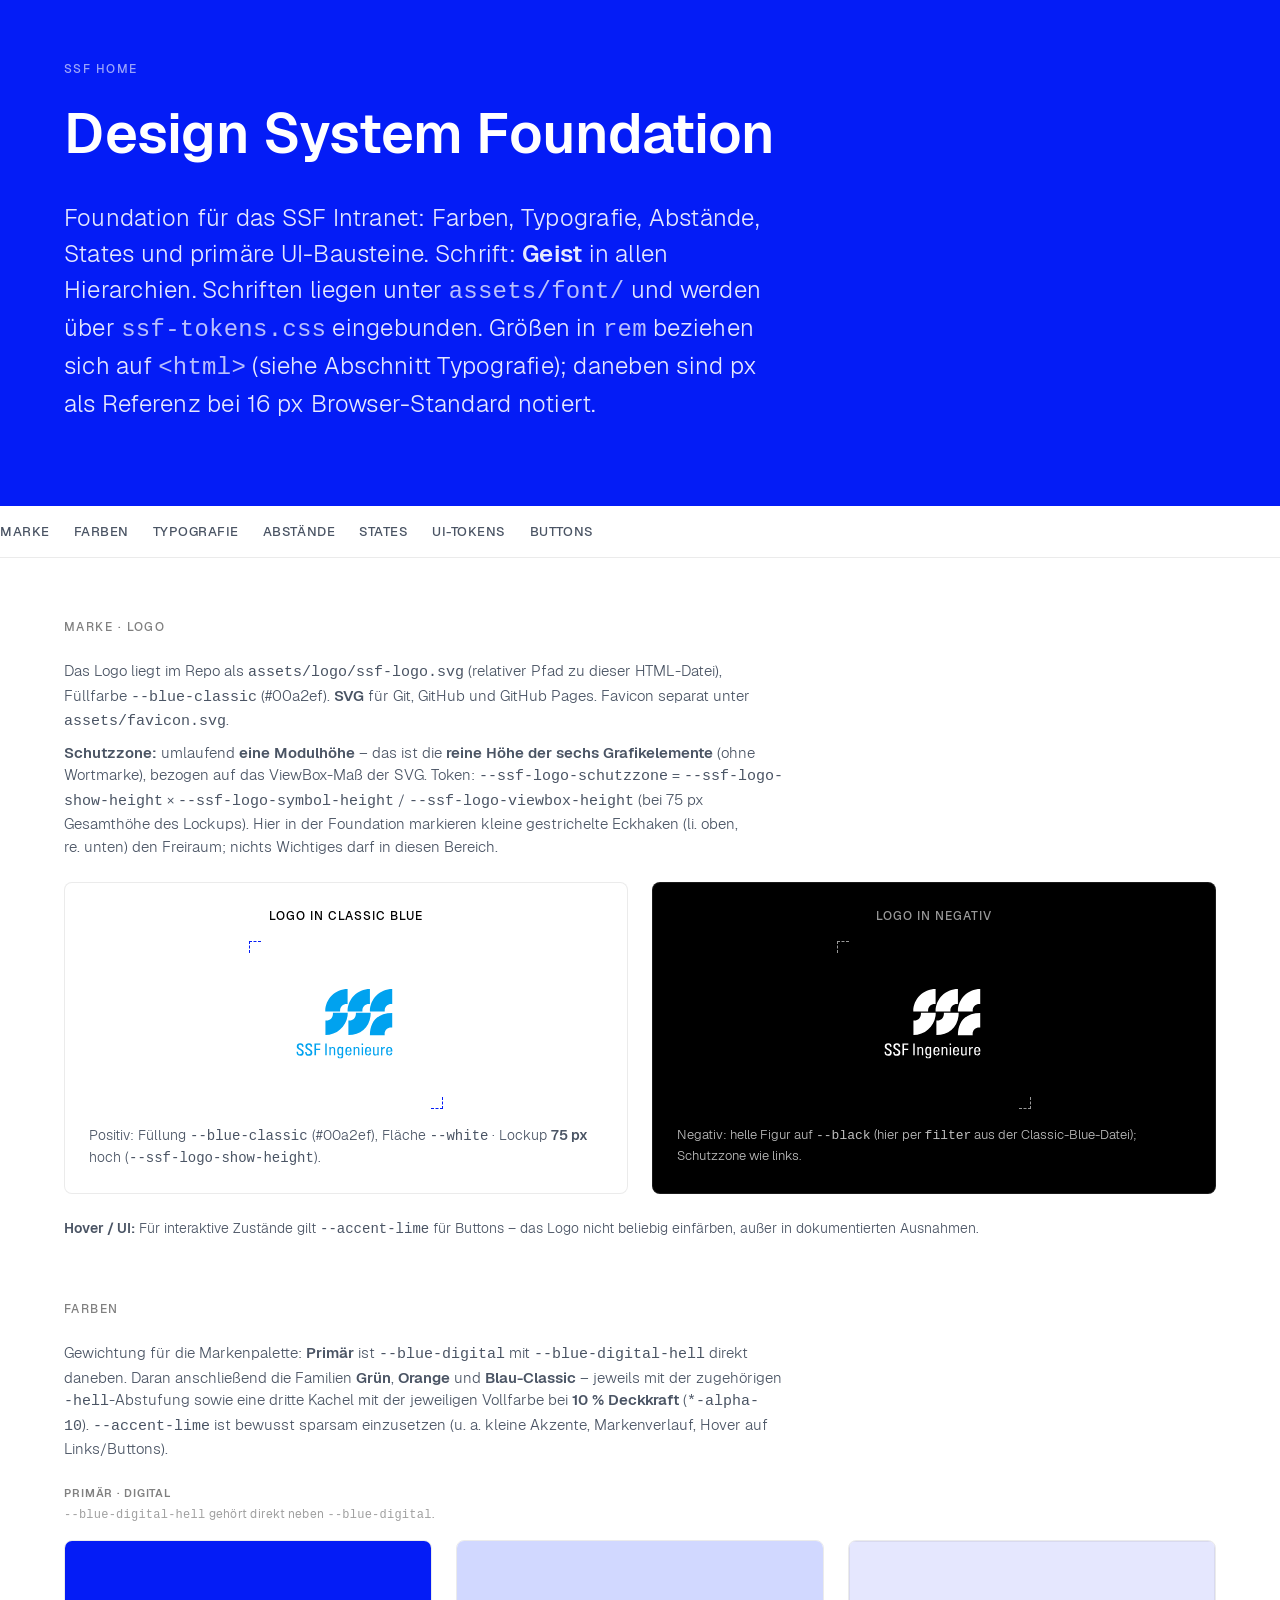
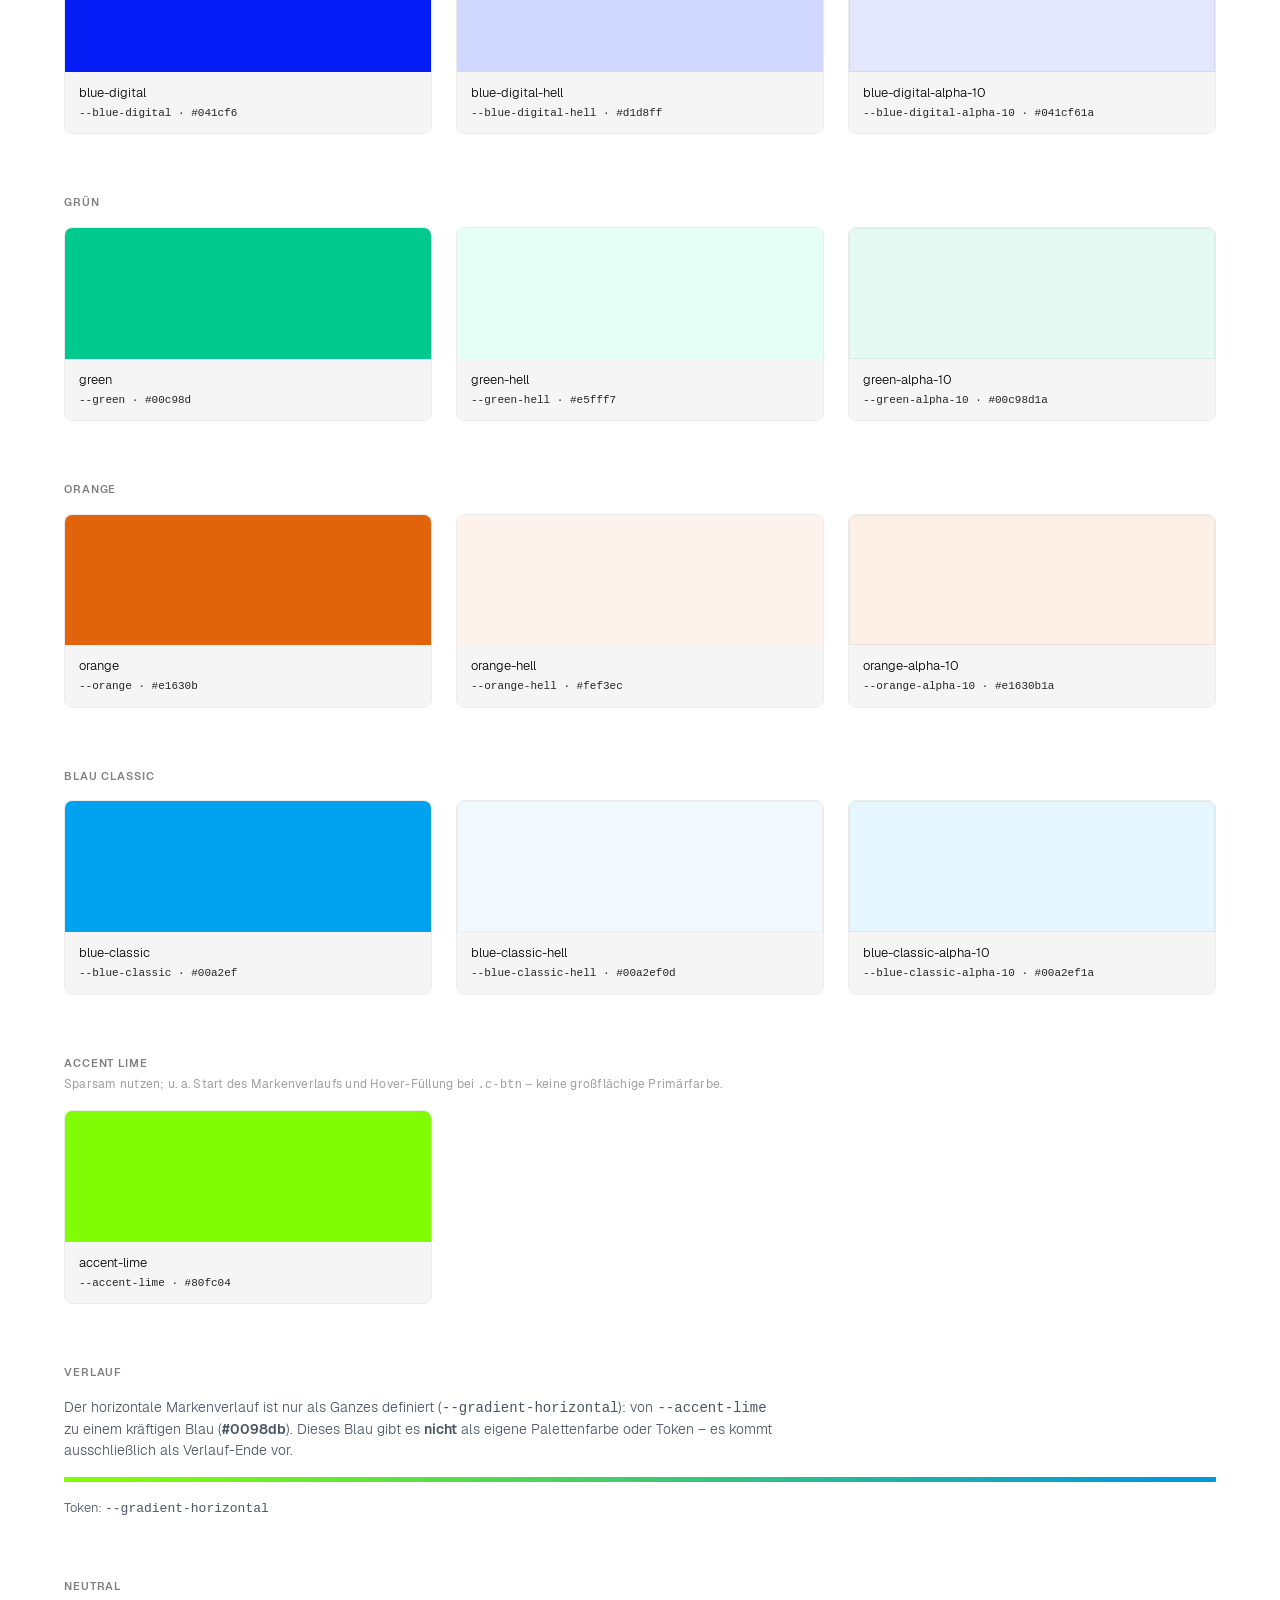
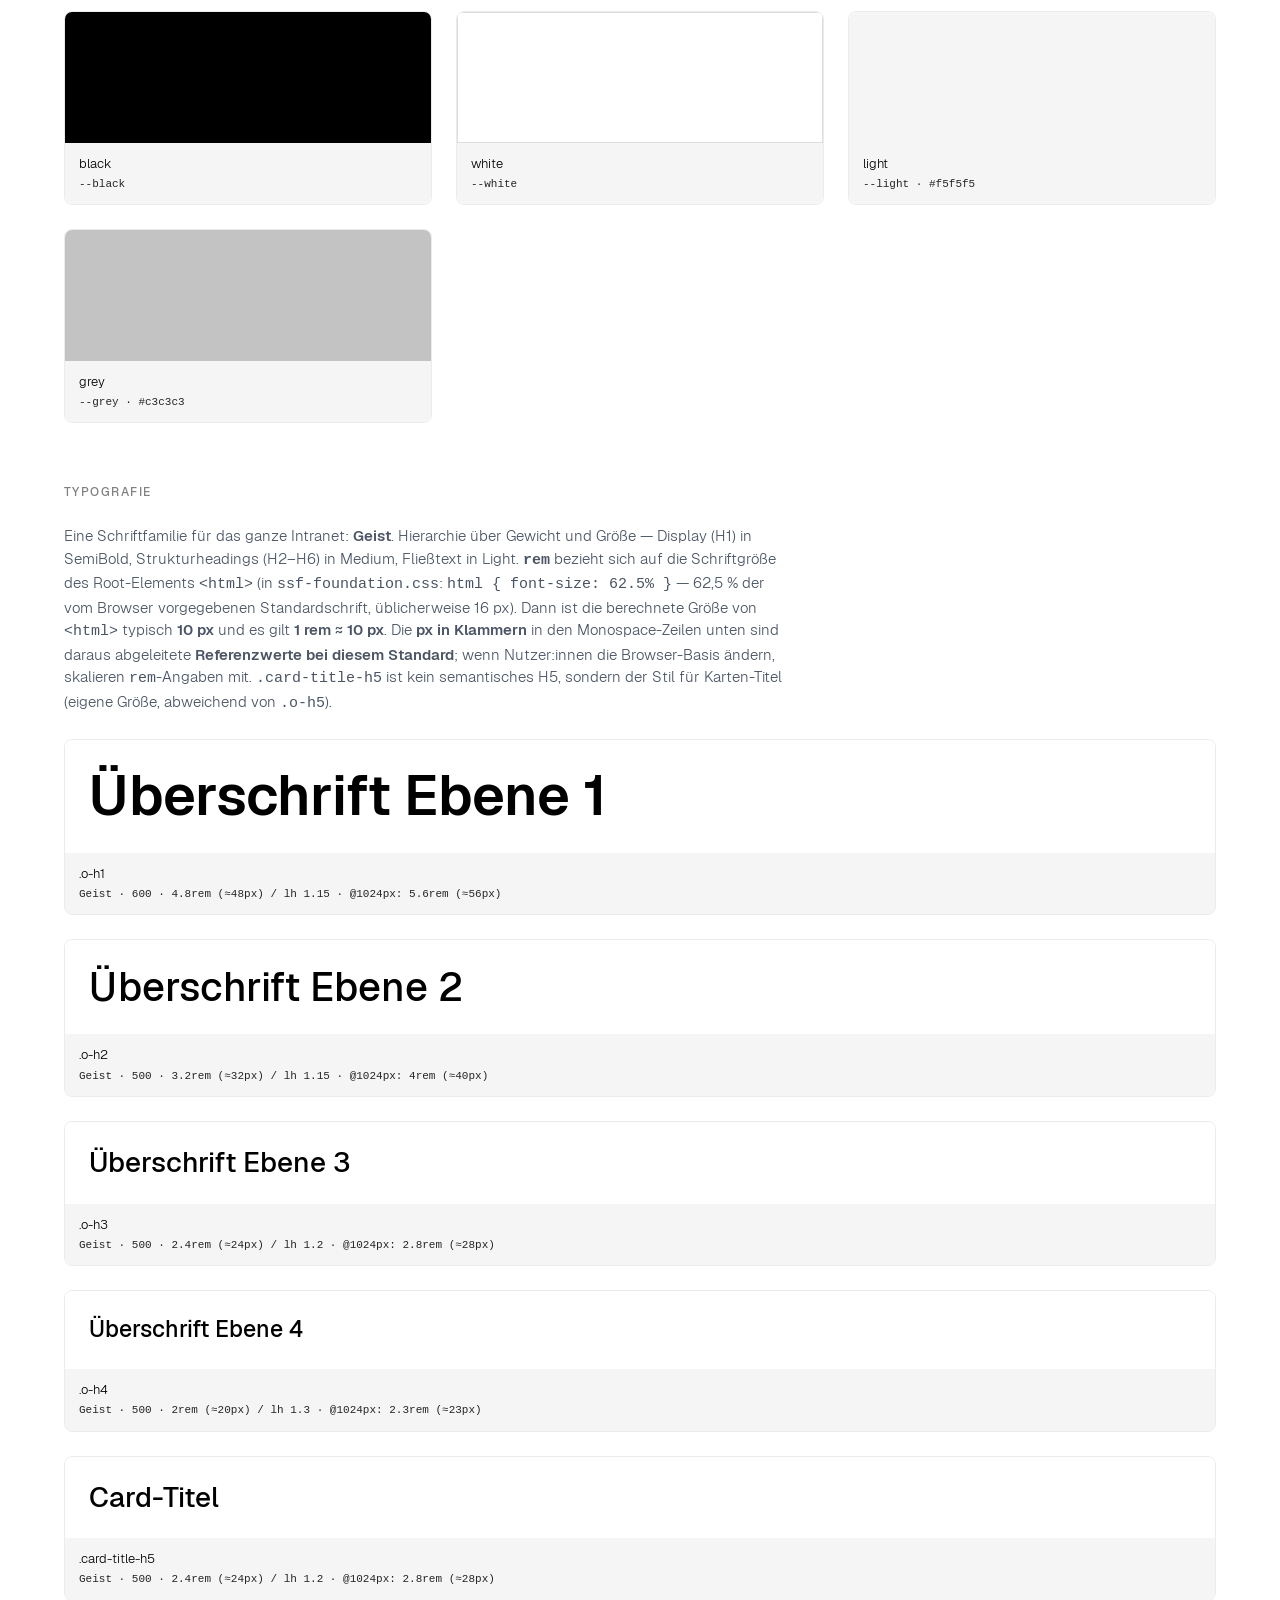
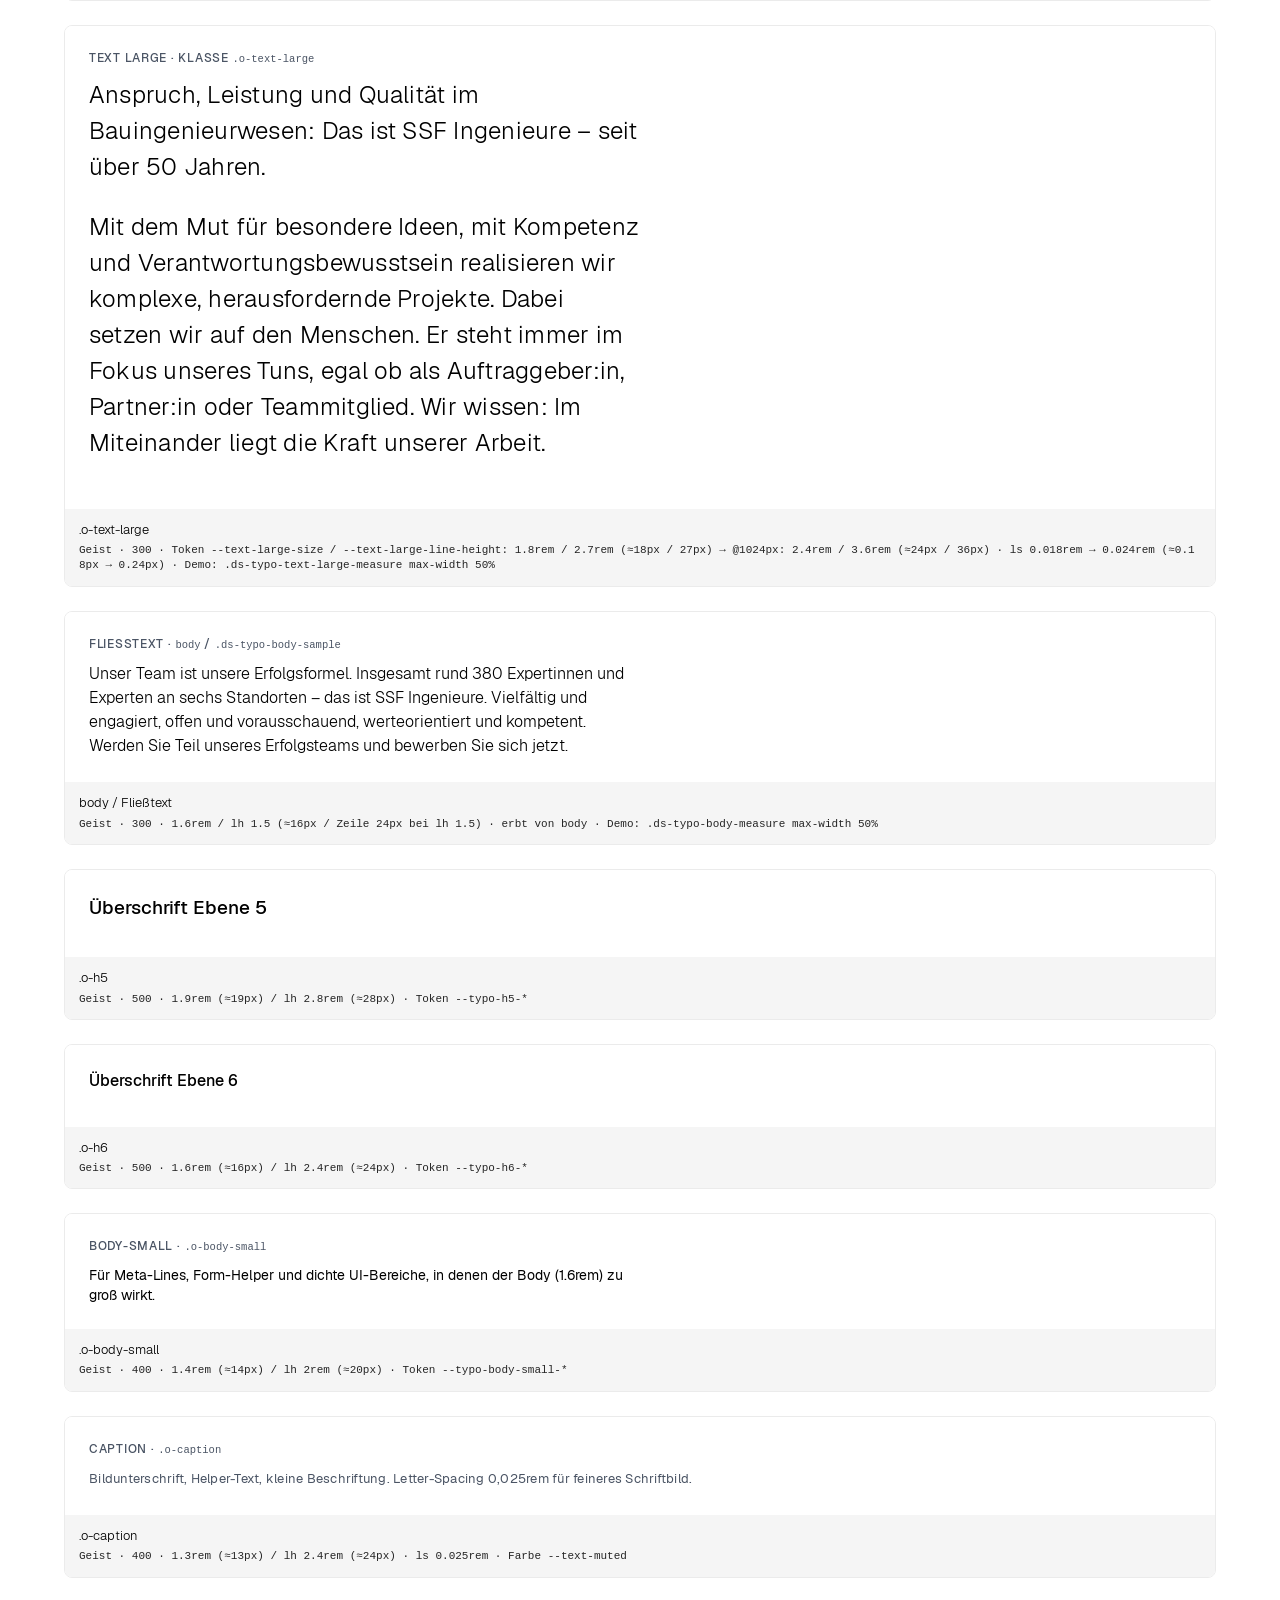
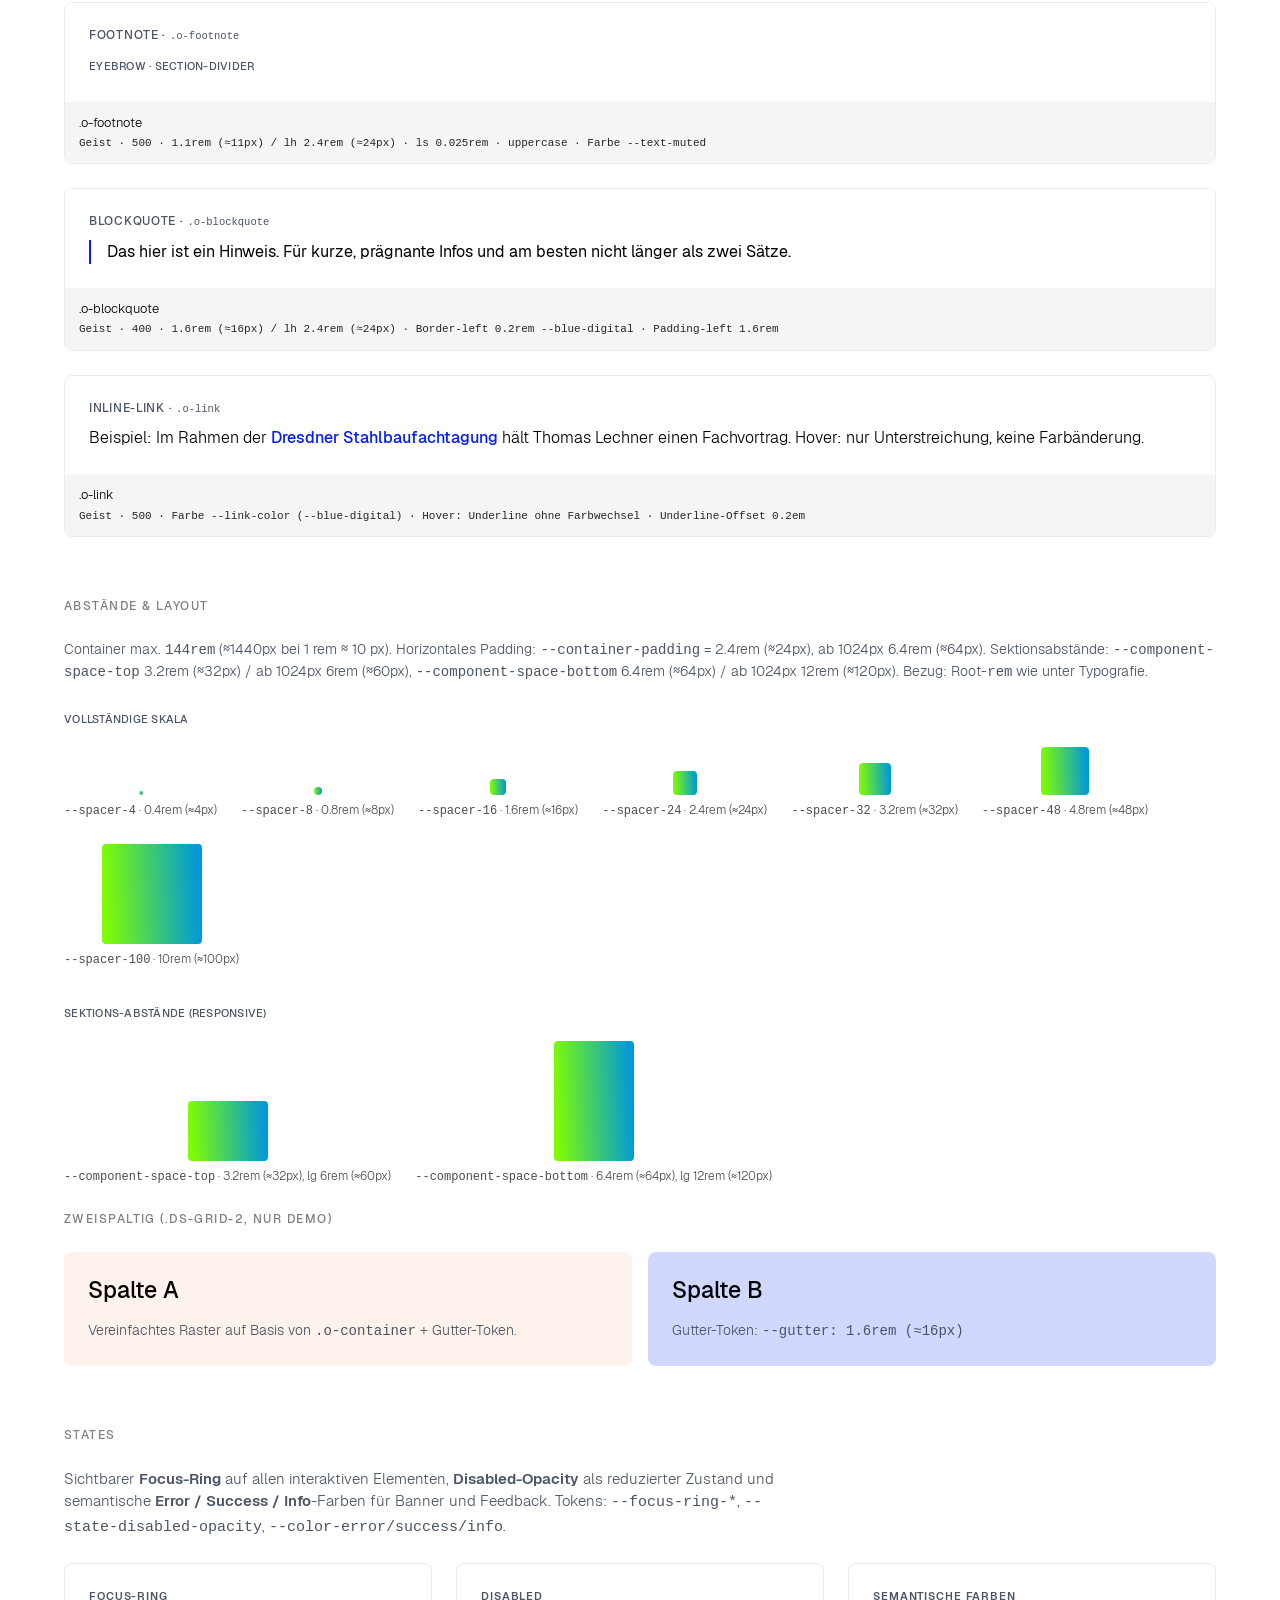
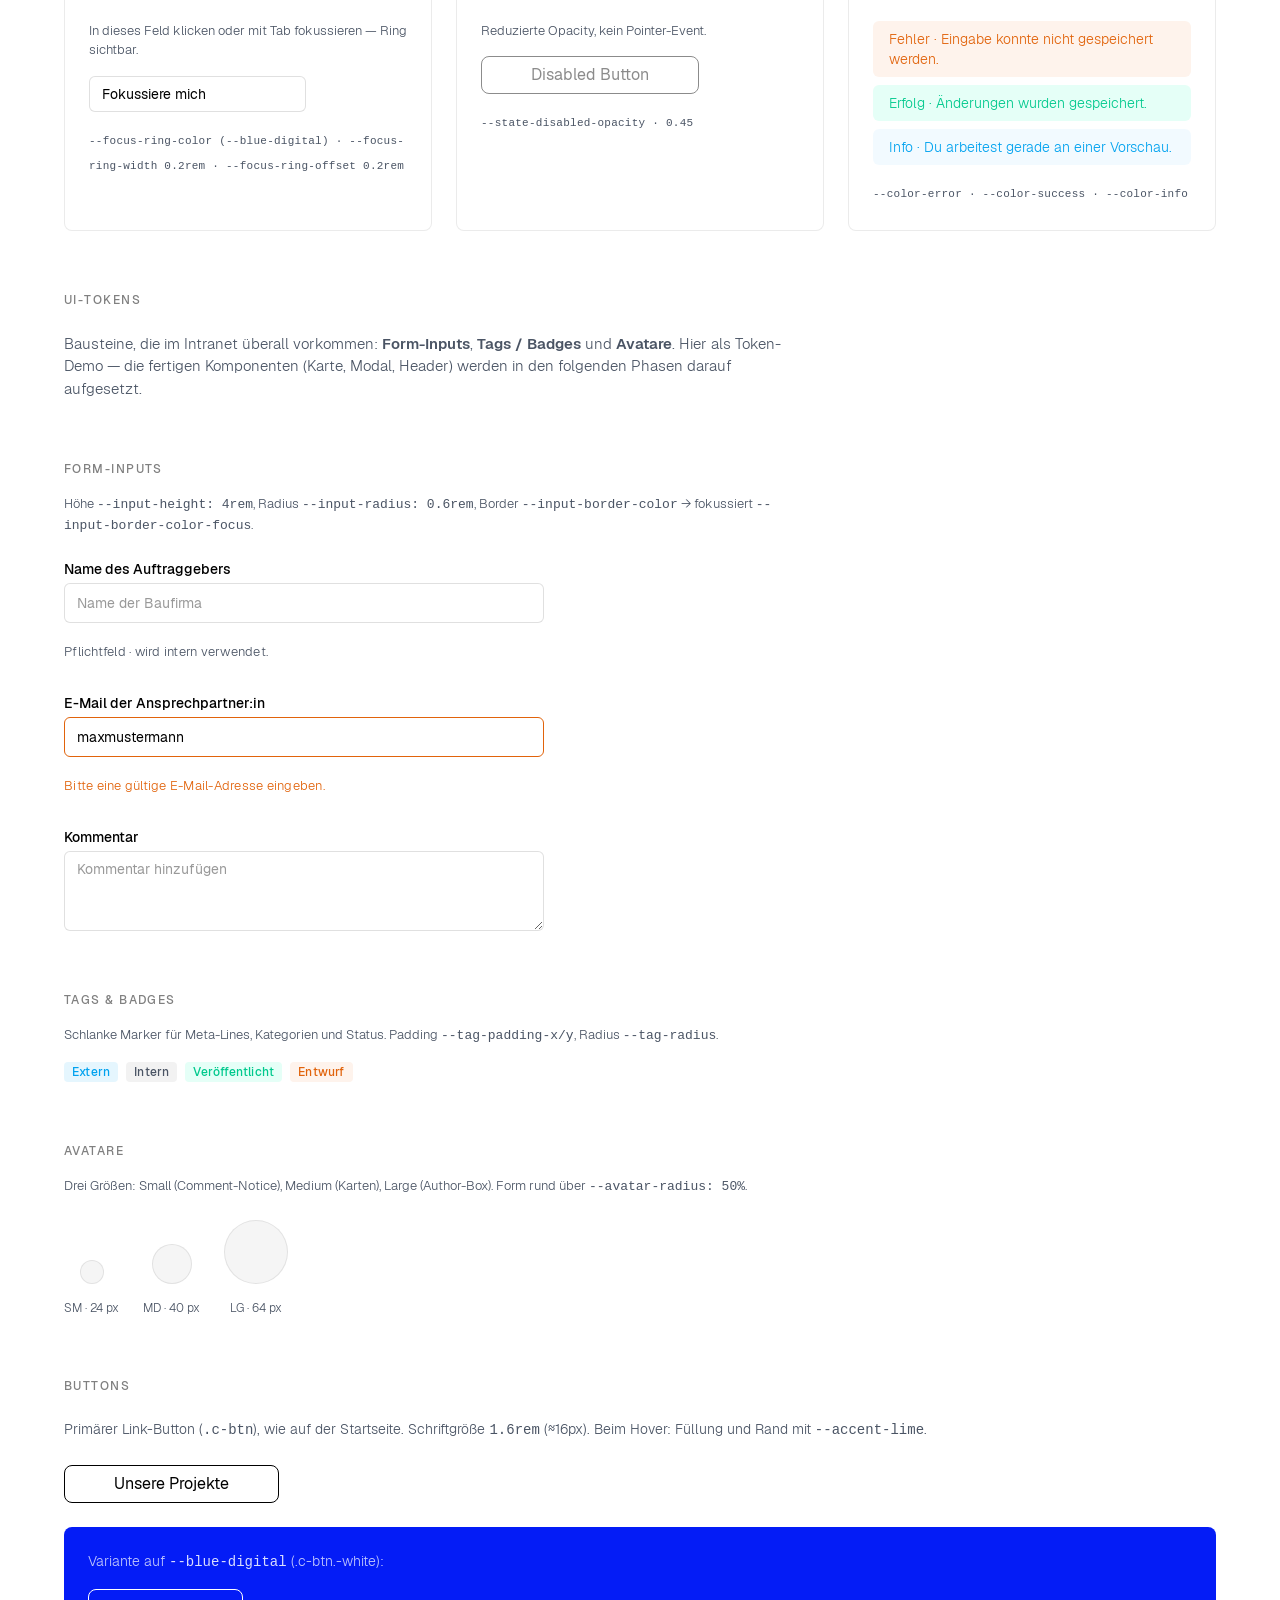
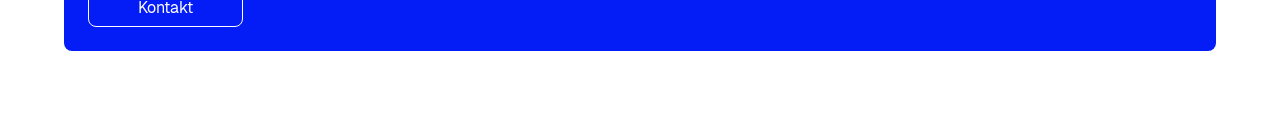
<file: index.html>
<!DOCTYPE html>
<html lang="de">
  <head>
    <meta charset="utf-8" />
    <meta name="viewport" content="width=device-width, initial-scale=1" />
    <title>SSF Home · Design System Foundation</title>
    <link rel="icon" href="assets/logo/ssf-logo.svg" type="image/svg+xml" />
    <link rel="canonical" href="design-system-foundation.html" />
    <meta http-equiv="refresh" content="0; url=design-system-foundation.html" />
    <script>
      window.location.replace("design-system-foundation.html");
    </script>
  </head>
  <body>
    <p>
      <a href="design-system-foundation.html">Design System Foundation</a>
    </p>
  </body>
</html>
</file>
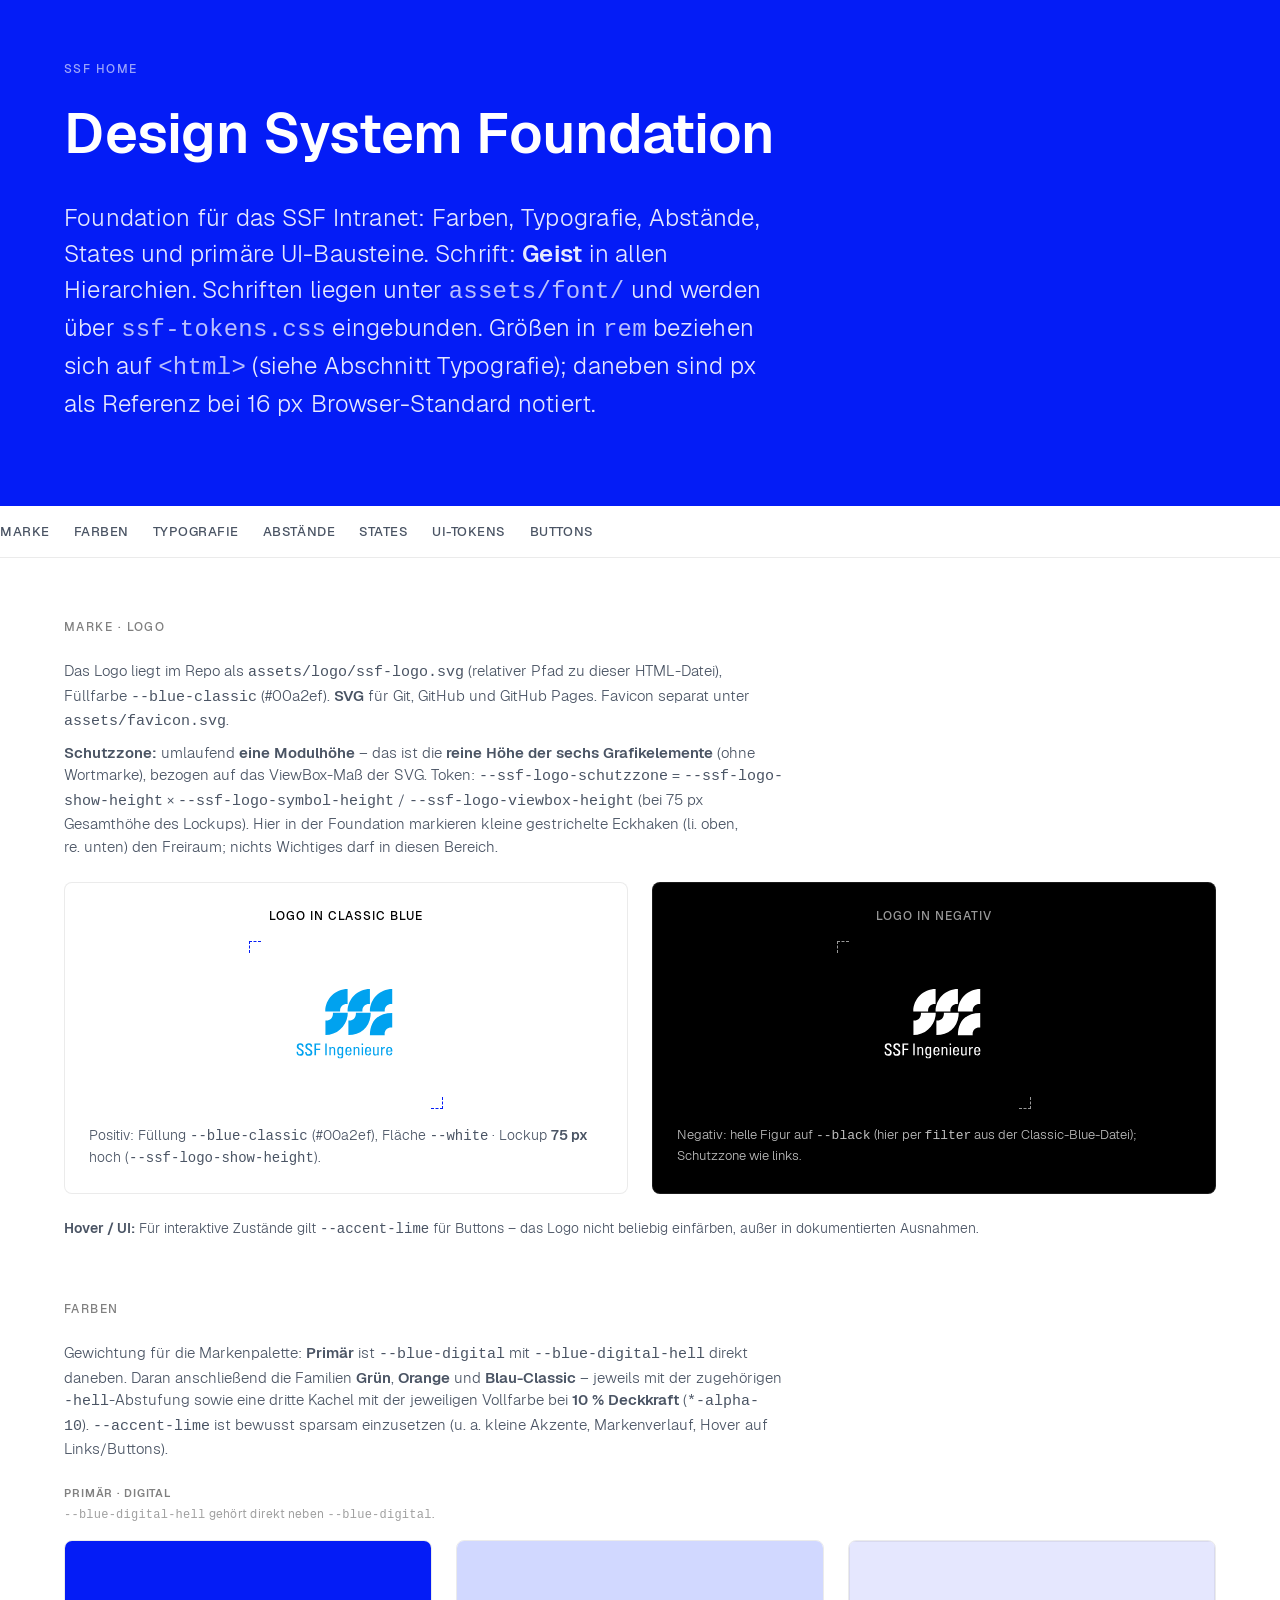
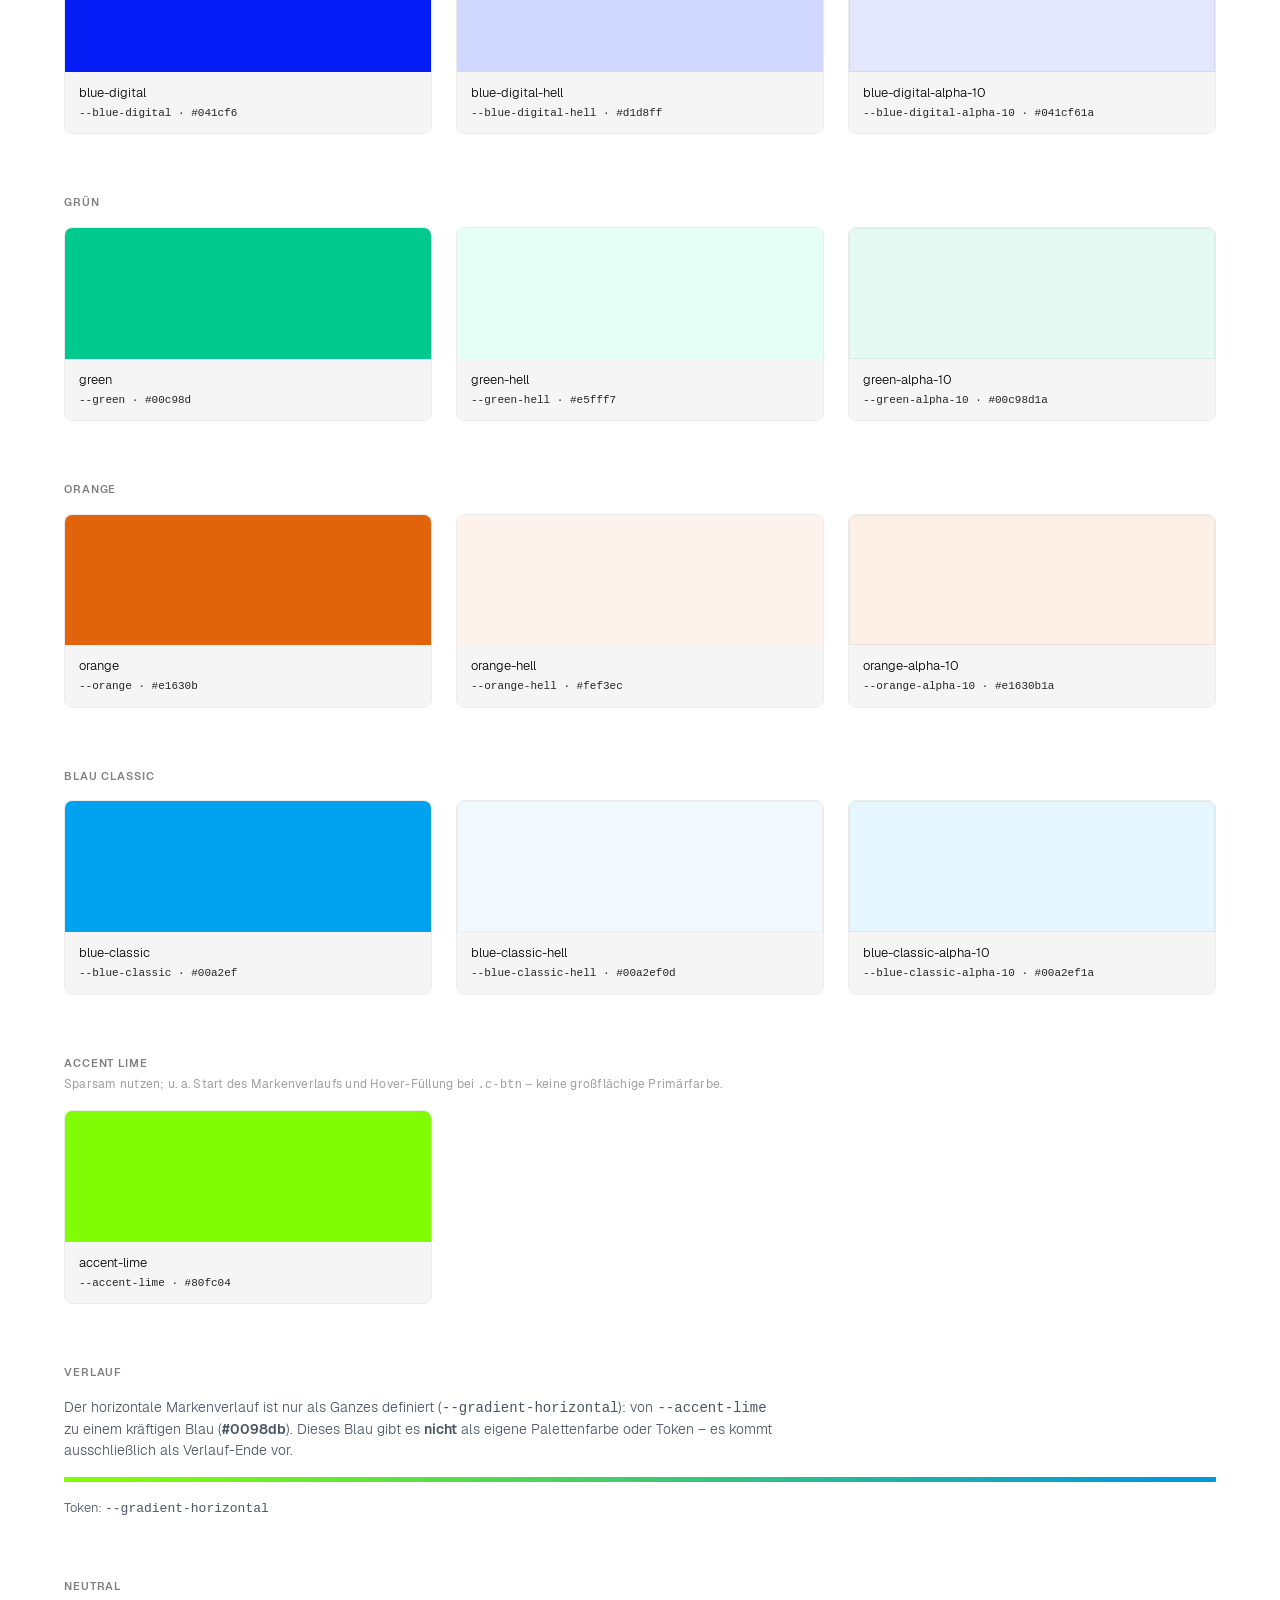
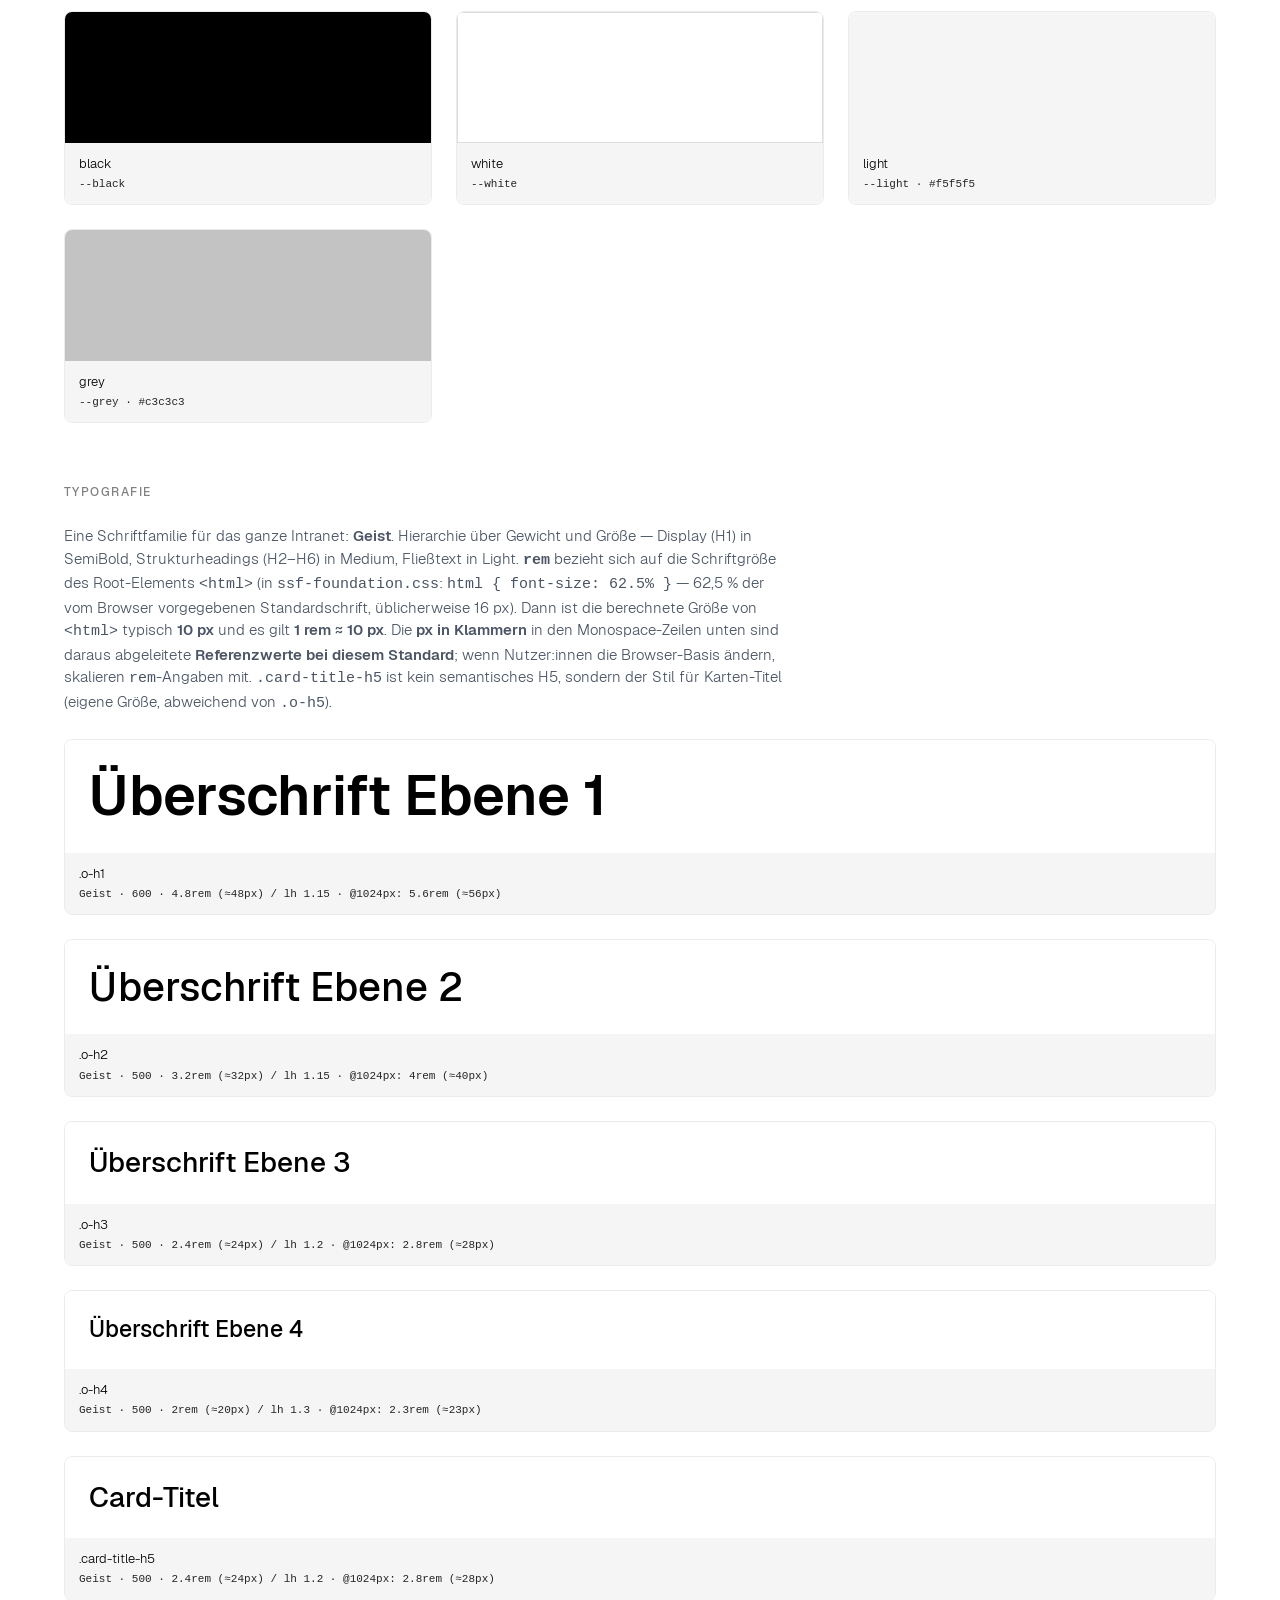
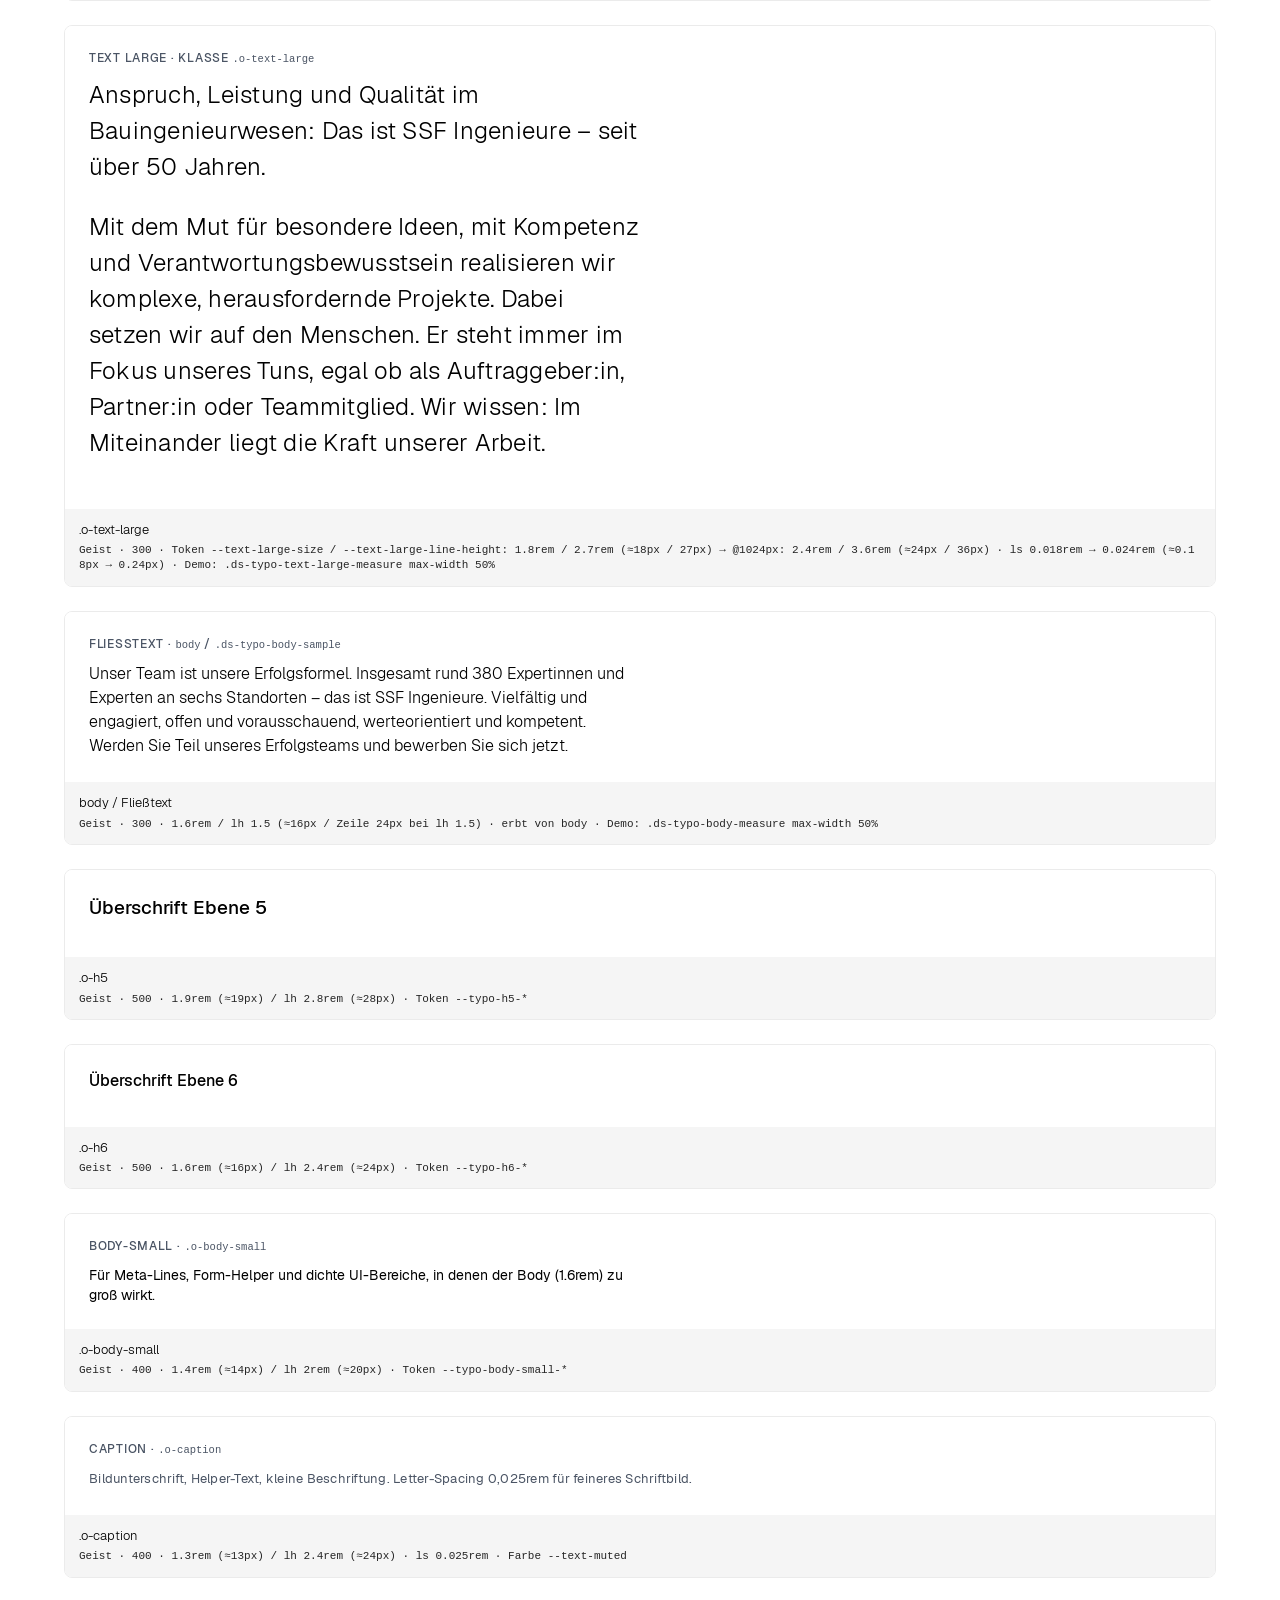
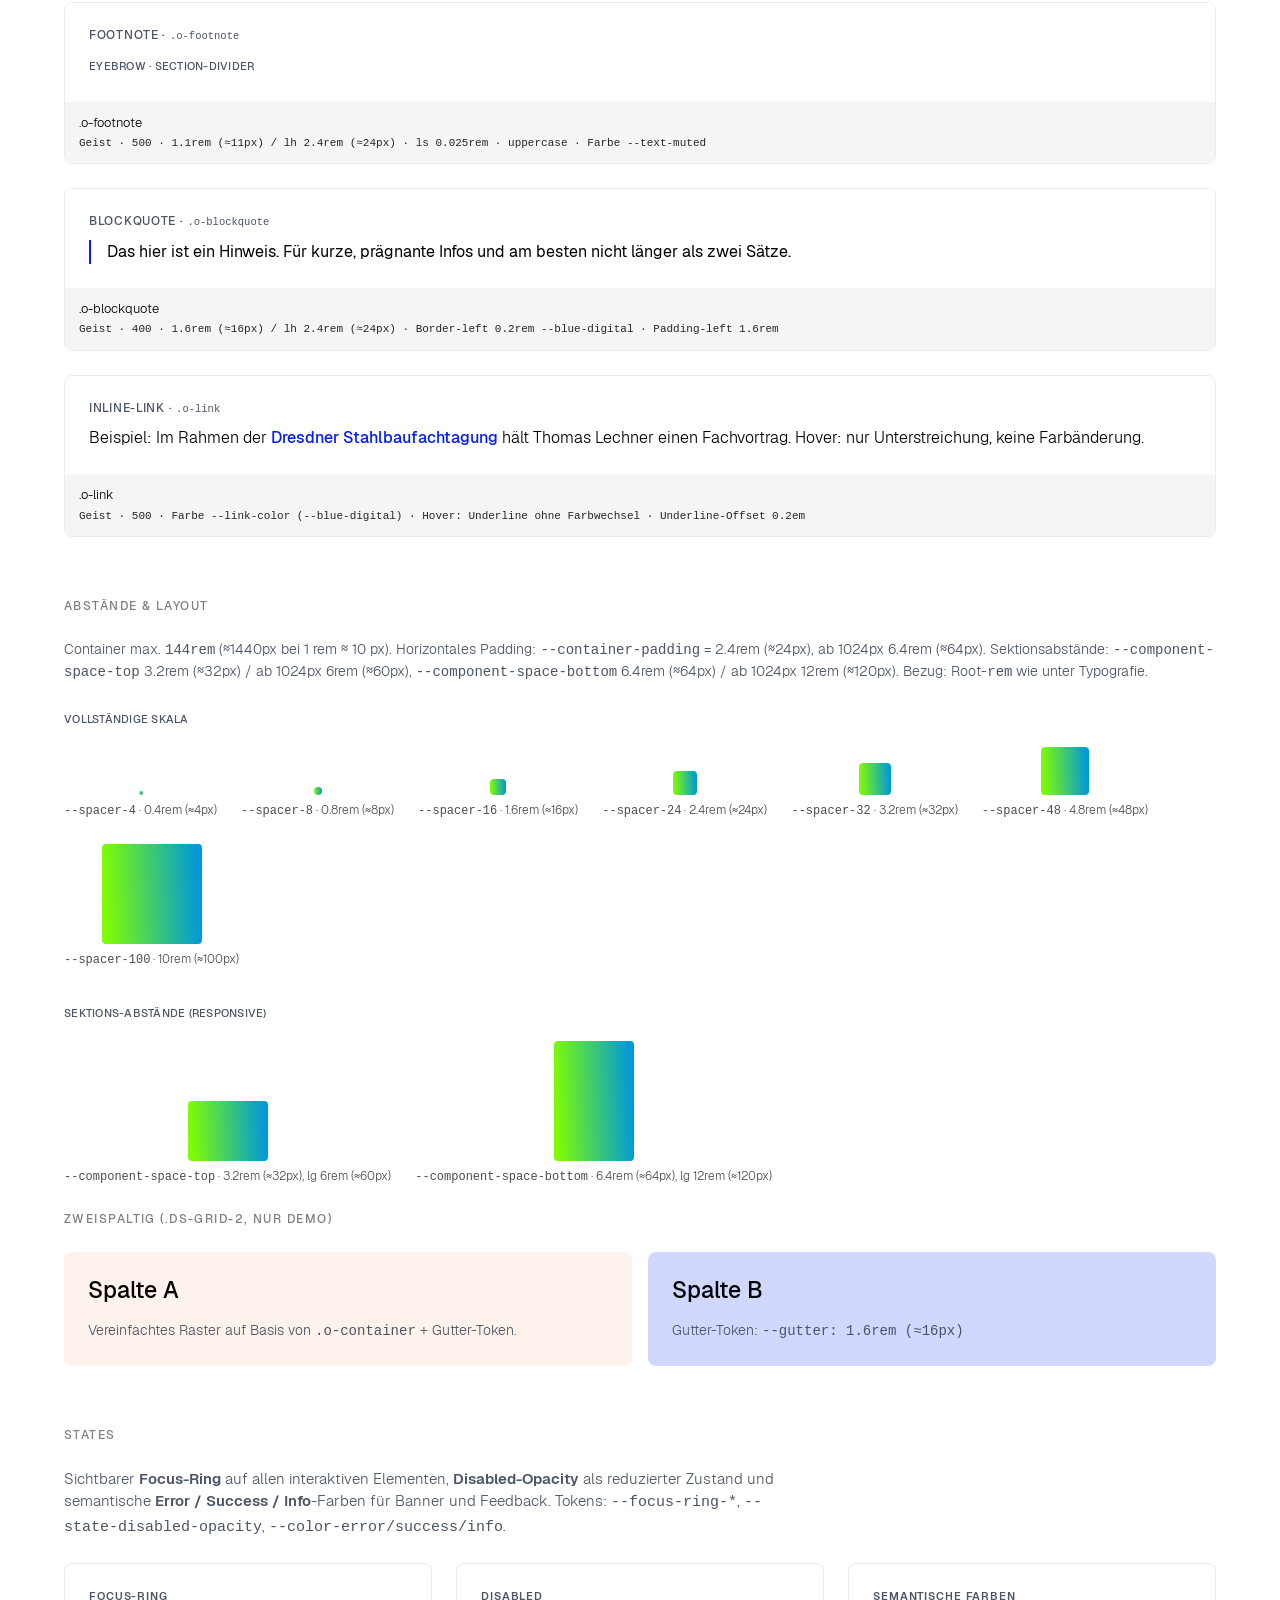
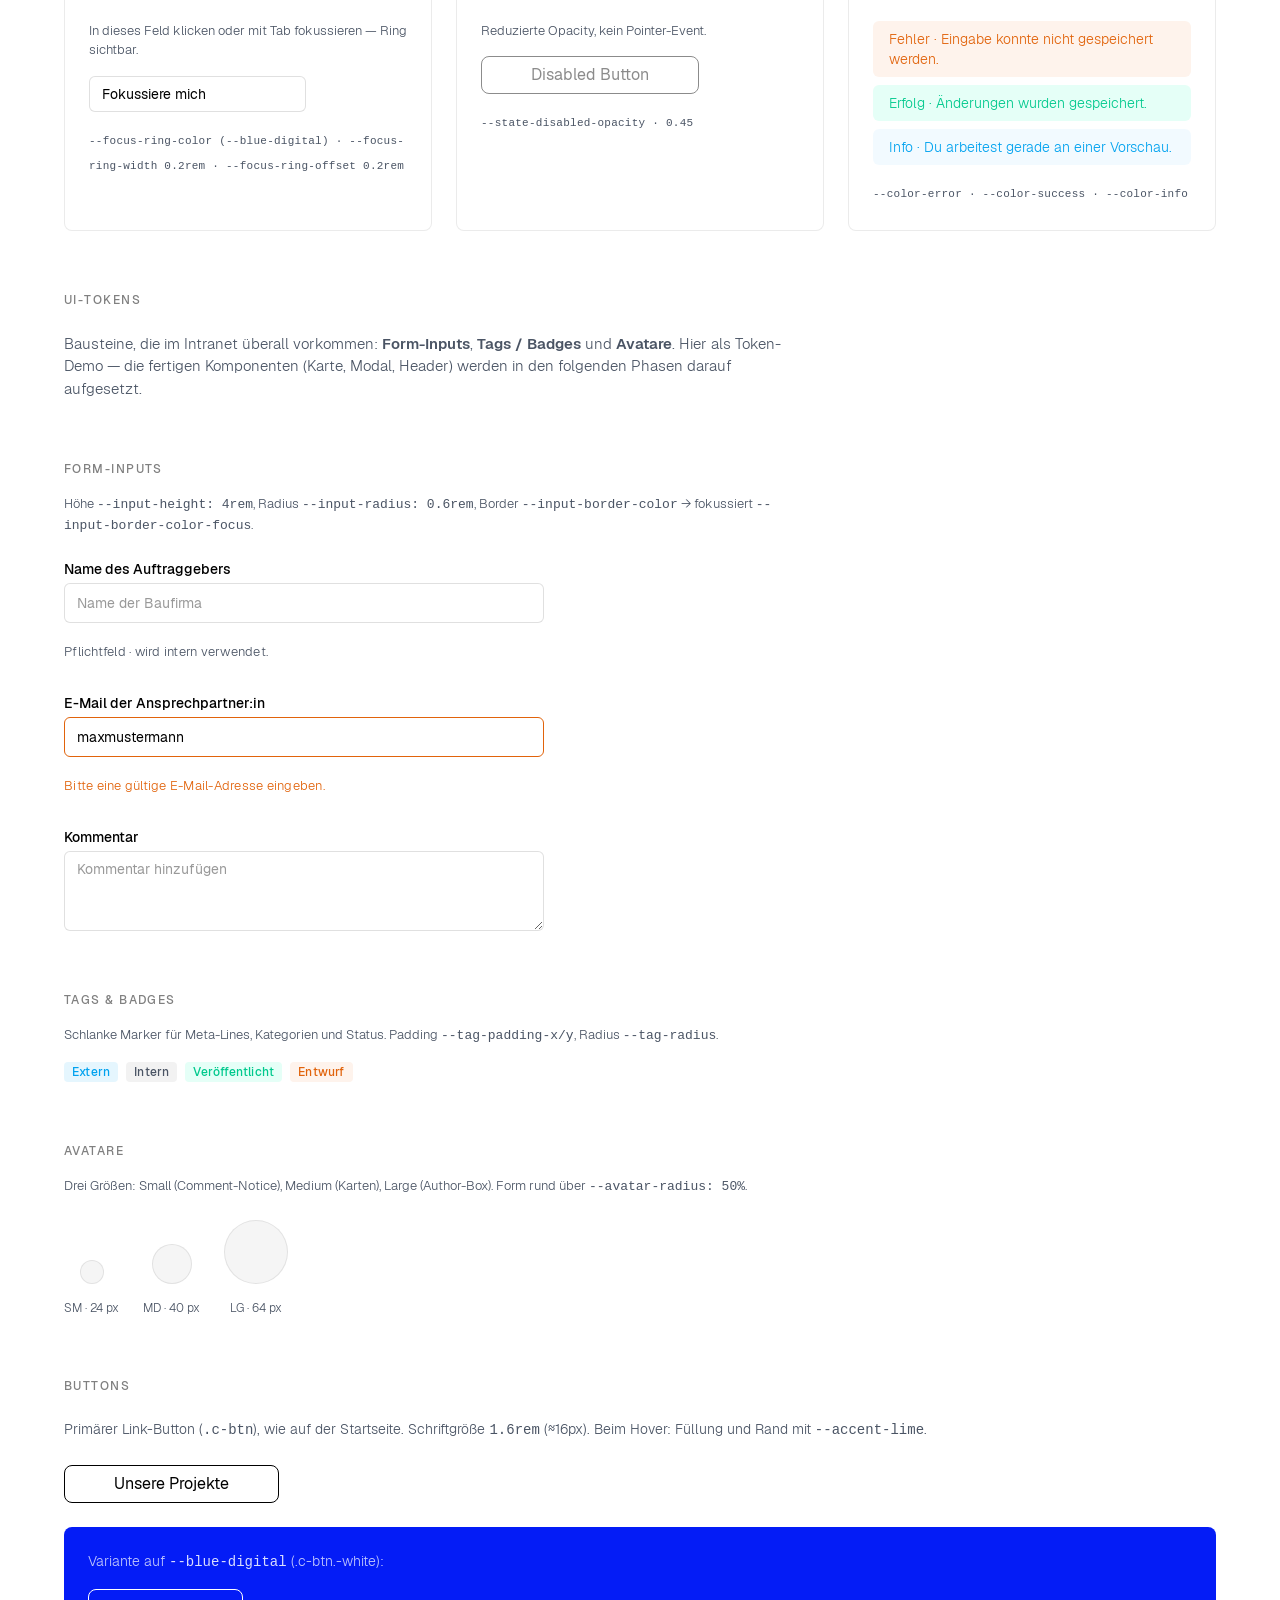
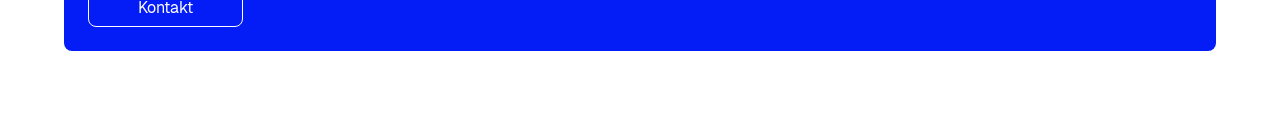
<file: design-system-foundation.html>
<!DOCTYPE html>
<html lang="de">
  <head>
    <meta charset="utf-8" />
    <meta name="viewport" content="width=device-width, initial-scale=1" />
    <title>SSF Home · Design System Foundation</title>
    <link rel="icon" href="assets/favicon.svg" type="image/svg+xml" />
    <link rel="stylesheet" href="ssf-tokens.css" />
    <link rel="stylesheet" href="ssf-foundation.css" />
  </head>
  <body class="ds-page">
    <header class="ds-hero">
      <div class="o-container">
        <p class="ds-section-title" style="color: #ffffff99">
          SSF Home
        </p>
        <h1 class="o-h1" style="color: var(--white)">Design System Foundation</h1>
        <p class="o-text-large" style="color: #ffffffe6; max-width: 72rem">
          Foundation für das SSF Intranet: Farben, Typografie, Abstände, States und primäre
          UI-Bausteine. Schrift: <strong>Geist</strong> in allen Hierarchien. Schriften liegen unter
          <code style="opacity: 0.8">assets/font/</code> und werden über
          <code style="opacity: 0.8">ssf-tokens.css</code> eingebunden. Größen in
          <code style="opacity: 0.8">rem</code> beziehen sich auf
          <code style="opacity: 0.8">&lt;html&gt;</code> (siehe Abschnitt Typografie); daneben sind px
          als Referenz bei 16&nbsp;px Browser-Standard notiert.
        </p>
      </div>
    </header>

    <nav class="ds-onpage-nav" aria-label="Inhaltsverzeichnis">
      <div class="o-container ds-onpage-nav__inner">
        <a class="ds-onpage-nav__link" href="#sec-marke">Marke</a>
        <a class="ds-onpage-nav__link" href="#sec-colors">Farben</a>
        <a class="ds-onpage-nav__link" href="#sec-type">Typografie</a>
        <a class="ds-onpage-nav__link" href="#sec-space">Abstände</a>
        <a class="ds-onpage-nav__link" href="#sec-states">States</a>
        <a class="ds-onpage-nav__link" href="#sec-uitokens">UI-Tokens</a>
        <a class="ds-onpage-nav__link" href="#sec-buttons">Buttons</a>
      </div>
    </nav>

    <main>
      <section class="ds-section o-container" aria-labelledby="sec-marke">
        <h2 id="sec-marke" class="ds-section-title">Marke · Logo</h2>
        <p class="ds-color-intro">
          Das Logo liegt im Repo als
          <code>assets/logo/ssf-logo.svg</code> (relativer Pfad zu dieser HTML-Datei), Füllfarbe
          <code>--blue-classic</code> (#00a2ef). <strong>SVG</strong> für Git, GitHub und GitHub
          Pages. Favicon separat unter <code>assets/favicon.svg</code>.
        </p>
        <p class="ds-color-intro" style="margin-top: calc(var(--spacer-16) * -1)">
          <strong>Schutzzone:</strong> umlaufend <strong>eine Modulhöhe</strong> – das ist die
          <strong>reine Höhe der sechs Grafikelemente</strong> (ohne Wortmarke), bezogen auf das
          ViewBox-Maß der SVG. Token:
          <code>--ssf-logo-schutzzone</code> =
          <code>--ssf-logo-show-height</code> ×
          <code>--ssf-logo-symbol-height</code> /
          <code>--ssf-logo-viewbox-height</code> (bei 75&nbsp;px Gesamthöhe des Lockups). Hier in der
          Foundation markieren kleine gestrichelte Eckhaken (li.&nbsp;oben, re.&nbsp;unten) den
          Freiraum; nichts Wichtiges darf in diesen Bereich.
        </p>
        <div class="ds-marke-examples ds-marke-examples--logo-row">
          <div class="ds-marke-panel ds-marke-panel--light">
            <p class="ds-marke-panel-label">Logo in Classic Blue</p>
            <div class="ds-marke-schutzzone-outer">
              <img
                src="assets/logo/ssf-logo.svg"
                alt=""
                class="ds-marke-logo-img"
                decoding="async"
              />
            </div>
            <p class="ds-muted ds-marke-panel-path">
              Positiv: Füllung <code>--blue-classic</code> (#00a2ef), Fläche <code>--white</code> ·
              Lockup <strong>75&nbsp;px</strong> hoch (<code>--ssf-logo-show-height</code>).
            </p>
          </div>
          <div class="ds-marke-panel ds-marke-panel--dark">
            <p class="ds-marke-panel-label">Logo in Negativ</p>
            <div class="ds-marke-schutzzone-outer ds-marke-schutzzone-outer--dark">
              <div class="ds-marke-logo-on-dark">
                <img
                  src="assets/logo/ssf-logo.svg"
                  alt=""
                  class="ds-marke-logo-img ds-marke-logo-img--on-dark"
                  decoding="async"
                />
              </div>
            </div>
            <p class="ds-marke-panel-path ds-marke-panel-path--on-dark">
              Negativ: helle Figur auf <code>--black</code> (hier per <code>filter</code> aus der
              Classic-Blue-Datei); Schutzzone wie links.
            </p>
          </div>
        </div>
        <p class="ds-muted" style="margin-top: var(--spacer-24); margin-bottom: 0">
          <strong>Hover / UI:</strong> Für interaktive Zustände gilt <code>--accent-lime</code> für
          Buttons – das Logo nicht beliebig einfärben, außer in dokumentierten Ausnahmen.
        </p>
      </section>

      <section class="ds-section o-container" aria-labelledby="sec-colors">
        <h2 id="sec-colors" class="ds-section-title">Farben</h2>
        <p class="ds-color-intro">
          Gewichtung für die Markenpalette: <strong>Primär</strong> ist
          <code>--blue-digital</code> mit <code>--blue-digital-hell</code> direkt daneben. Daran
          anschließend die Familien <strong>Grün</strong>, <strong>Orange</strong> und
          <strong>Blau-Classic</strong> – jeweils mit der zugehörigen
          <code>-hell</code>-Abstufung sowie eine dritte Kachel mit der jeweiligen Vollfarbe bei
          <strong>10&nbsp;% Deckkraft</strong> (<code>*-alpha-10</code>).
          <code>--accent-lime</code> ist bewusst sparsam einzusetzen
          (u. a. kleine Akzente, Markenverlauf, Hover auf Links/Buttons).
        </p>

        <div class="ds-palette-group">
          <h3 class="ds-palette-label">
            Primär · Digital
            <small>
              <code>--blue-digital-hell</code> gehört direkt neben <code>--blue-digital</code>.
            </small>
          </h3>
          <div class="ds-palette-row">
            <div class="ds-swatch">
              <div class="ds-swatch_color" style="background: var(--blue-digital)"></div>
              <div class="ds-swatch_meta">
                blue-digital <code>--blue-digital · #041cf6</code>
              </div>
            </div>
            <div class="ds-swatch">
              <div class="ds-swatch_color" style="background: var(--blue-digital-hell)"></div>
              <div class="ds-swatch_meta">
                blue-digital-hell <code>--blue-digital-hell · #d1d8ff</code>
              </div>
            </div>
            <div class="ds-swatch">
              <div
                class="ds-swatch_color ds-swatch_color--alpha"
                style="background: var(--blue-digital-alpha-10)"
              ></div>
              <div class="ds-swatch_meta">
                blue-digital-alpha-10
                <code>--blue-digital-alpha-10 · #041cf61a</code>
              </div>
            </div>
          </div>
        </div>

        <div class="ds-palette-group">
          <h3 class="ds-palette-label">Grün</h3>
          <div class="ds-palette-row">
            <div class="ds-swatch">
              <div class="ds-swatch_color" style="background: var(--green)"></div>
              <div class="ds-swatch_meta">green <code>--green · #00c98d</code></div>
            </div>
            <div class="ds-swatch">
              <div class="ds-swatch_color" style="background: var(--green-hell)"></div>
              <div class="ds-swatch_meta">green-hell <code>--green-hell · #e5fff7</code></div>
            </div>
            <div class="ds-swatch">
              <div
                class="ds-swatch_color ds-swatch_color--alpha"
                style="background: var(--green-alpha-10)"
              ></div>
              <div class="ds-swatch_meta">
                green-alpha-10 <code>--green-alpha-10 · #00c98d1a</code>
              </div>
            </div>
          </div>
        </div>

        <div class="ds-palette-group">
          <h3 class="ds-palette-label">Orange</h3>
          <div class="ds-palette-row">
            <div class="ds-swatch">
              <div class="ds-swatch_color" style="background: var(--orange)"></div>
              <div class="ds-swatch_meta">orange <code>--orange · #e1630b</code></div>
            </div>
            <div class="ds-swatch">
              <div class="ds-swatch_color" style="background: var(--orange-hell)"></div>
              <div class="ds-swatch_meta">orange-hell <code>--orange-hell · #fef3ec</code></div>
            </div>
            <div class="ds-swatch">
              <div
                class="ds-swatch_color ds-swatch_color--alpha"
                style="background: var(--orange-alpha-10)"
              ></div>
              <div class="ds-swatch_meta">
                orange-alpha-10 <code>--orange-alpha-10 · #e1630b1a</code>
              </div>
            </div>
          </div>
        </div>

        <div class="ds-palette-group">
          <h3 class="ds-palette-label">Blau Classic</h3>
          <div class="ds-palette-row">
            <div class="ds-swatch">
              <div class="ds-swatch_color" style="background: var(--blue-classic)"></div>
              <div class="ds-swatch_meta">
                blue-classic <code>--blue-classic · #00a2ef</code>
              </div>
            </div>
            <div class="ds-swatch">
              <div
                class="ds-swatch_color"
                style="background: var(--blue-classic-hell); border: 1px solid #eee"
              ></div>
              <div class="ds-swatch_meta">
                blue-classic-hell <code>--blue-classic-hell · #00a2ef0d</code>
              </div>
            </div>
            <div class="ds-swatch">
              <div
                class="ds-swatch_color ds-swatch_color--alpha"
                style="background: var(--blue-classic-alpha-10)"
              ></div>
              <div class="ds-swatch_meta">
                blue-classic-alpha-10
                <code>--blue-classic-alpha-10 · #00a2ef1a</code>
              </div>
            </div>
          </div>
        </div>

        <div class="ds-palette-group">
          <h3 class="ds-palette-label">
            Accent lime
            <small>
              Sparsam nutzen; u. a. Start des Markenverlaufs und Hover-Füllung bei
              <code>.c-btn</code> – keine großflächige Primärfarbe.
            </small>
          </h3>
          <div class="ds-palette-row">
            <div class="ds-swatch">
              <div class="ds-swatch_color" style="background: var(--accent-lime)"></div>
              <div class="ds-swatch_meta">
                accent-lime <code>--accent-lime · #80fc04</code>
              </div>
            </div>
          </div>
        </div>

        <div class="ds-palette-group">
          <h3 class="ds-palette-label">Verlauf</h3>
          <p class="ds-muted" style="margin-bottom: var(--spacer-16); max-width: 72rem">
            Der horizontale Markenverlauf ist nur als Ganzes definiert
            (<code>--gradient-horizontal</code>): von <code>--accent-lime</code> zu einem kräftigen
            Blau (<strong>#0098db</strong>). Dieses Blau gibt es <strong>nicht</strong> als eigene
            Palettenfarbe oder Token – es kommt ausschließlich als Verlauf-Ende vor.
          </p>
          <div class="ds-gradient-bar" style="background: var(--gradient-horizontal)"></div>
          <p class="ds-muted" style="margin-top: var(--spacer-16); margin-bottom: 0; font-size: 1.3rem">
            Token: <code>--gradient-horizontal</code>
          </p>
        </div>

        <div class="ds-palette-group">
          <h3 class="ds-palette-label">Neutral</h3>
          <div class="ds-swatch-grid">
            <div class="ds-swatch">
              <div class="ds-swatch_color" style="background: var(--black)"></div>
              <div class="ds-swatch_meta">black <code>--black</code></div>
            </div>
            <div class="ds-swatch">
              <div class="ds-swatch_color" style="background: var(--white); border: 1px solid #ddd"></div>
              <div class="ds-swatch_meta">white <code>--white</code></div>
            </div>
            <div class="ds-swatch">
              <div class="ds-swatch_color" style="background: var(--light)"></div>
              <div class="ds-swatch_meta">light <code>--light · #f5f5f5</code></div>
            </div>
            <div class="ds-swatch">
              <div class="ds-swatch_color" style="background: var(--grey)"></div>
              <div class="ds-swatch_meta">grey <code>--grey · #c3c3c3</code></div>
            </div>
          </div>
        </div>
      </section>

      <section class="ds-section o-container" aria-labelledby="sec-type">
        <h2 id="sec-type" class="ds-section-title">Typografie</h2>
        <p class="ds-color-intro">
          Eine Schriftfamilie für das ganze Intranet: <strong>Geist</strong>. Hierarchie über
          Gewicht und Größe — Display (H1) in SemiBold, Strukturheadings (H2–H6) in Medium,
          Fließtext in Light. <strong><code>rem</code></strong> bezieht sich auf die Schriftgröße
          des Root-Elements <code>&lt;html&gt;</code> (in <code>ssf-foundation.css</code>:
          <code>html { font-size: 62.5% }</code> — 62,5&nbsp;% der vom Browser vorgegebenen
          Standardschrift, üblicherweise 16&nbsp;px). Dann ist die berechnete Größe von
          <code>&lt;html&gt;</code> typisch <strong>10&nbsp;px</strong> und es gilt
          <strong>1&nbsp;rem ≈ 10&nbsp;px</strong>. Die <strong>px in Klammern</strong> in den
          Monospace-Zeilen unten sind daraus abgeleitete <strong>Referenzwerte bei diesem Standard</strong>;
          wenn Nutzer:innen die Browser-Basis ändern, skalieren <code>rem</code>-Angaben mit.
          <code>.card-title-h5</code> ist kein semantisches H5, sondern der Stil für Karten-Titel
          (eigene Größe, abweichend von <code>.o-h5</code>).
        </p>
        <div class="ds-typo-grid">
          <div class="ds-typo-sample ds-swatch">
            <div class="ds-typo-sample-preview">
              <div class="o-h1">Überschrift Ebene 1</div>
            </div>
            <div class="ds-swatch_meta">
              .o-h1
              <code>Geist · 600 · 4.8rem (≈48px) / lh 1.15 · @1024px: 5.6rem (≈56px)</code>
            </div>
          </div>
          <div class="ds-typo-sample ds-swatch">
            <div class="ds-typo-sample-preview">
              <div class="o-h2">Überschrift Ebene 2</div>
            </div>
            <div class="ds-swatch_meta">
              .o-h2
              <code>Geist · 500 · 3.2rem (≈32px) / lh 1.15 · @1024px: 4rem (≈40px)</code>
            </div>
          </div>
          <div class="ds-typo-sample ds-swatch">
            <div class="ds-typo-sample-preview">
              <div class="o-h3">Überschrift Ebene 3</div>
            </div>
            <div class="ds-swatch_meta">
              .o-h3
              <code>Geist · 500 · 2.4rem (≈24px) / lh 1.2 · @1024px: 2.8rem (≈28px)</code>
            </div>
          </div>
          <div class="ds-typo-sample ds-swatch">
            <div class="ds-typo-sample-preview">
              <div class="o-h4">Überschrift Ebene 4</div>
            </div>
            <div class="ds-swatch_meta">
              .o-h4
              <code>Geist · 500 · 2rem (≈20px) / lh 1.3 · @1024px: 2.3rem (≈23px)</code>
            </div>
          </div>
          <div class="ds-typo-sample ds-swatch">
            <div class="ds-typo-sample-preview">
              <div class="card-title-h5">Card-Titel</div>
            </div>
            <div class="ds-swatch_meta">
              .card-title-h5
              <code>Geist · 500 · 2.4rem (≈24px) / lh 1.2 · @1024px: 2.8rem (≈28px)</code>
            </div>
          </div>
          <div class="ds-typo-sample ds-swatch">
            <div class="ds-typo-sample-preview">
              <div class="ds-typo-text-large-measure">
                <p class="ds-typo-sample-caption">Text large · Klasse <code>.o-text-large</code></p>
                <p class="o-text-large">
                  Anspruch, Leistung und Qualität im Bauingenieurwesen: Das ist SSF Ingenieure – seit
                  über 50 Jahren.
                </p>
                <p class="o-text-large">
                  Mit dem Mut für besondere Ideen, mit Kompetenz und Verantwortungsbewusstsein
                  realisieren wir komplexe, herausfordernde Projekte. Dabei setzen wir auf den Menschen.
                  Er steht immer im Fokus unseres Tuns, egal ob als Auftraggeber:in, Partner:in oder
                  Teammitglied. Wir wissen: Im Miteinander liegt die Kraft unserer Arbeit.
                </p>
              </div>
            </div>
            <div class="ds-swatch_meta">
              .o-text-large
              <code
                >Geist · 300 · Token --text-large-size / --text-large-line-height: 1.8rem / 2.7rem
                (≈18px / 27px) → @1024px: 2.4rem / 3.6rem (≈24px / 36px) · ls 0.018rem → 0.024rem (≈0.18px
                → 0.24px) · Demo: .ds-typo-text-large-measure max-width 50%</code
              >
            </div>
          </div>
          <div class="ds-typo-sample ds-swatch">
            <div class="ds-typo-sample-preview">
              <div class="ds-typo-body-measure">
                <p class="ds-typo-sample-caption">Fließtext · <code>body</code> / <code>.ds-typo-body-sample</code></p>
                <p class="ds-typo-body-sample">
                  Unser Team ist unsere Erfolgsformel. Insgesamt rund 380 Expertinnen und Experten an
                  sechs Standorten – das ist SSF Ingenieure. Vielfältig und engagiert, offen und
                  vorausschauend, werteorientiert und kompetent. Werden Sie Teil unseres
                  Erfolgsteams und bewerben Sie sich jetzt.
                </p>
              </div>
            </div>
            <div class="ds-swatch_meta">
              body / Fließtext
              <code
                >Geist · 300 · 1.6rem / lh 1.5 (≈16px / Zeile 24px bei lh 1.5) · erbt von body · Demo:
                .ds-typo-body-measure max-width 50%</code
              >
            </div>
          </div>
          <div class="ds-typo-sample ds-swatch">
            <div class="ds-typo-sample-preview">
              <div class="o-h5">Überschrift Ebene 5</div>
            </div>
            <div class="ds-swatch_meta">
              .o-h5
              <code>Geist · 500 · 1.9rem (≈19px) / lh 2.8rem (≈28px) · Token --typo-h5-*</code>
            </div>
          </div>
          <div class="ds-typo-sample ds-swatch">
            <div class="ds-typo-sample-preview">
              <div class="o-h6">Überschrift Ebene 6</div>
            </div>
            <div class="ds-swatch_meta">
              .o-h6
              <code>Geist · 500 · 1.6rem (≈16px) / lh 2.4rem (≈24px) · Token --typo-h6-*</code>
            </div>
          </div>
          <div class="ds-typo-sample ds-swatch">
            <div class="ds-typo-sample-preview">
              <div class="ds-typo-body-measure">
                <p class="ds-typo-sample-caption">Body-small · <code>.o-body-small</code></p>
                <p class="o-body-small" style="margin: 0">
                  Für Meta-Lines, Form-Helper und dichte UI-Bereiche, in denen der Body
                  (1.6rem) zu groß wirkt.
                </p>
              </div>
            </div>
            <div class="ds-swatch_meta">
              .o-body-small
              <code>Geist · 400 · 1.4rem (≈14px) / lh 2rem (≈20px) · Token --typo-body-small-*</code>
            </div>
          </div>
          <div class="ds-typo-sample ds-swatch">
            <div class="ds-typo-sample-preview">
              <p class="ds-typo-sample-caption">Caption · <code>.o-caption</code></p>
              <p class="o-caption" style="margin: 0">
                Bildunterschrift, Helper-Text, kleine Beschriftung. Letter-Spacing 0,025rem für
                feineres Schriftbild.
              </p>
            </div>
            <div class="ds-swatch_meta">
              .o-caption
              <code
                >Geist · 400 · 1.3rem (≈13px) / lh 2.4rem (≈24px) · ls 0.025rem · Farbe
                --text-muted</code
              >
            </div>
          </div>
          <div class="ds-typo-sample ds-swatch">
            <div class="ds-typo-sample-preview">
              <p class="ds-typo-sample-caption">Footnote · <code>.o-footnote</code></p>
              <p class="o-footnote" style="margin: 0">Eyebrow · Section-Divider</p>
            </div>
            <div class="ds-swatch_meta">
              .o-footnote
              <code
                >Geist · 500 · 1.1rem (≈11px) / lh 2.4rem (≈24px) · ls 0.025rem · uppercase ·
                Farbe --text-muted</code
              >
            </div>
          </div>
          <div class="ds-typo-sample ds-swatch">
            <div class="ds-typo-sample-preview">
              <p class="ds-typo-sample-caption">Blockquote · <code>.o-blockquote</code></p>
              <blockquote class="o-blockquote" style="margin: 0">
                Das hier ist ein Hinweis. Für kurze, prägnante Infos und am besten nicht länger als
                zwei Sätze.
              </blockquote>
            </div>
            <div class="ds-swatch_meta">
              .o-blockquote
              <code
                >Geist · 400 · 1.6rem (≈16px) / lh 2.4rem (≈24px) · Border-left 0.2rem
                --blue-digital · Padding-left 1.6rem</code
              >
            </div>
          </div>
          <div class="ds-typo-sample ds-swatch">
            <div class="ds-typo-sample-preview">
              <p class="ds-typo-sample-caption">Inline-Link · <code>.o-link</code></p>
              <p class="ds-typo-body-sample" style="margin: 0">
                Beispiel: Im Rahmen der <a class="o-link" href="#sec-type">Dresdner
                Stahlbaufachtagung</a> hält Thomas Lechner einen Fachvortrag. Hover: nur
                Unterstreichung, keine Farbänderung.
              </p>
            </div>
            <div class="ds-swatch_meta">
              .o-link
              <code
                >Geist · 500 · Farbe --link-color (--blue-digital) · Hover: Underline ohne
                Farbwechsel · Underline-Offset 0.2em</code
              >
            </div>
          </div>
        </div>
      </section>


      <section class="ds-section o-container" aria-labelledby="sec-space">
        <h2 id="sec-space" class="ds-section-title">Abstände &amp; Layout</h2>
        <p class="ds-muted">
          Container max. <code>144rem</code> (≈1440px bei 1&nbsp;rem ≈ 10&nbsp;px). Horizontales Padding:
          <code>--container-padding</code> = 2.4rem (≈24px), ab 1024px 6.4rem (≈64px). Sektionsabstände:
          <code>--component-space-top</code> 3.2rem (≈32px) / ab 1024px 6rem (≈60px),
          <code>--component-space-bottom</code> 6.4rem (≈64px) / ab 1024px 12rem (≈120px). Bezug:
          Root-<code>rem</code> wie unter Typografie.
        </p>
        <p class="o-footnote" style="margin-top: var(--spacer-24); margin-bottom: var(--spacer-8)">
          Vollständige Skala
        </p>
        <div class="ds-spacing-demo">
          <div class="ds-spacing-item ds-spacing-item--xs">
            <div class="ds-spacing-bar" style="width: var(--spacer-4); height: var(--spacer-4)"></div>
            <span><code>--spacer-4</code> · 0.4rem (≈4px)</span>
          </div>
          <div class="ds-spacing-item">
            <div class="ds-spacing-bar" style="width: var(--spacer-8); height: var(--spacer-8)"></div>
            <span><code>--spacer-8</code> · 0.8rem (≈8px)</span>
          </div>
          <div class="ds-spacing-item">
            <div class="ds-spacing-bar" style="width: var(--spacer-16); height: var(--spacer-16)"></div>
            <span><code>--spacer-16</code> · 1.6rem (≈16px)</span>
          </div>
          <div class="ds-spacing-item">
            <div class="ds-spacing-bar" style="width: var(--spacer-24); height: var(--spacer-24)"></div>
            <span><code>--spacer-24</code> · 2.4rem (≈24px)</span>
          </div>
          <div class="ds-spacing-item">
            <div class="ds-spacing-bar" style="width: var(--spacer-32); height: var(--spacer-32)"></div>
            <span><code>--spacer-32</code> · 3.2rem (≈32px)</span>
          </div>
          <div class="ds-spacing-item">
            <div class="ds-spacing-bar" style="width: var(--spacer-48); height: var(--spacer-48)"></div>
            <span><code>--spacer-48</code> · 4.8rem (≈48px)</span>
          </div>
          <div class="ds-spacing-item">
            <div class="ds-spacing-bar" style="width: var(--spacer-100); height: var(--spacer-100)"></div>
            <span><code>--spacer-100</code> · 10rem (≈100px)</span>
          </div>
        </div>

        <p class="o-footnote" style="margin-top: var(--spacer-32); margin-bottom: var(--spacer-8)">
          Sektions-Abstände (responsive)
        </p>
        <div class="ds-spacing-demo">
          <div class="ds-spacing-item">
            <div
              class="ds-spacing-bar"
              style="width: 8rem; height: var(--component-space-top)"
            ></div>
            <span><code>--component-space-top</code> · 3.2rem (≈32px), lg 6rem (≈60px)</span>
          </div>
          <div class="ds-spacing-item">
            <div
              class="ds-spacing-bar"
              style="width: 8rem; height: var(--component-space-bottom)"
            ></div>
            <span><code>--component-space-bottom</code> · 6.4rem (≈64px), lg 12rem (≈120px)</span>
          </div>
        </div>
        <div style="margin-top: var(--spacer-24)">
          <p class="ds-section-title">Zweispaltig (.ds-grid-2, nur Demo)</p>
          <div class="ds-grid-2">
            <div style="background: var(--orange-hell); border-radius: 0.8rem; padding: var(--spacer-24)">
              <h3 class="o-h4">Spalte A</h3>
              <p class="ds-muted" style="margin: 0">
                Vereinfachtes Raster auf Basis von <code>.o-container</code> + Gutter-Token.
              </p>
            </div>
            <div style="background: var(--blue-digital-hell); border-radius: 0.8rem; padding: var(--spacer-24)">
              <h3 class="o-h4">Spalte B</h3>
              <p class="ds-muted" style="margin: 0">
                Gutter-Token: <code>--gutter: 1.6rem (≈16px)</code>
              </p>
            </div>
          </div>
        </div>
      </section>

      <section class="ds-section o-container" aria-labelledby="sec-states">
        <h2 id="sec-states" class="ds-section-title">States</h2>
        <p class="ds-color-intro">
          Sichtbarer <strong>Focus-Ring</strong> auf allen interaktiven Elementen,
          <strong>Disabled-Opacity</strong> als reduzierter Zustand und semantische
          <strong>Error / Success / Info</strong>-Farben für Banner und Feedback. Tokens:
          <code>--focus-ring-*</code>, <code>--state-disabled-opacity</code>,
          <code>--color-error/success/info</code>.
        </p>
        <div class="ds-state-grid">
          <div class="ds-state-card">
            <p class="ds-state-card__label">Focus-Ring</p>
            <p class="ds-muted" style="margin-bottom: var(--spacer-16); font-size: 1.3rem">
              In dieses Feld klicken oder mit Tab fokussieren — Ring sichtbar.
            </p>
            <input
              class="ds-focus-target"
              type="text"
              value="Fokussiere mich"
              aria-label="Focus-Demo"
            />
            <p class="o-caption" style="margin-top: var(--spacer-16); margin-bottom: 0">
              <code
                >--focus-ring-color (--blue-digital) · --focus-ring-width 0.2rem ·
                --focus-ring-offset 0.2rem</code
              >
            </p>
          </div>
          <div class="ds-state-card">
            <p class="ds-state-card__label">Disabled</p>
            <p class="ds-muted" style="margin-bottom: var(--spacer-16); font-size: 1.3rem">
              Reduzierte Opacity, kein Pointer-Event.
            </p>
            <div class="ds-disabled-demo">
              <a class="c-btn" href="#sec-states">
                <span class="c-btn_inner">
                  <span>Disabled Button</span>
                </span>
              </a>
            </div>
            <p class="o-caption" style="margin-top: var(--spacer-16); margin-bottom: 0">
              <code>--state-disabled-opacity · 0.45</code>
            </p>
          </div>
          <div class="ds-state-card">
            <p class="ds-state-card__label">Semantische Farben</p>
            <div style="display: flex; flex-direction: column; gap: var(--spacer-8)">
              <div class="ds-state-banner ds-state-banner--error">
                Fehler · Eingabe konnte nicht gespeichert werden.
              </div>
              <div class="ds-state-banner ds-state-banner--success">
                Erfolg · Änderungen wurden gespeichert.
              </div>
              <div class="ds-state-banner ds-state-banner--info">
                Info · Du arbeitest gerade an einer Vorschau.
              </div>
            </div>
            <p class="o-caption" style="margin-top: var(--spacer-16); margin-bottom: 0">
              <code>--color-error · --color-success · --color-info</code>
            </p>
          </div>
        </div>
      </section>

      <section class="ds-section o-container" aria-labelledby="sec-uitokens">
        <h2 id="sec-uitokens" class="ds-section-title">UI-Tokens</h2>
        <p class="ds-color-intro">
          Bausteine, die im Intranet überall vorkommen: <strong>Form-Inputs</strong>,
          <strong>Tags / Badges</strong> und <strong>Avatare</strong>. Hier als Token-Demo — die
          fertigen Komponenten (Karte, Modal, Header) werden in den folgenden Phasen darauf
          aufgesetzt.
        </p>

        <h3 class="ds-section-title ds-comp-subtitle">Form-Inputs</h3>
        <p class="ds-comp-note ds-muted">
          Höhe <code>--input-height: 4rem</code>, Radius <code>--input-radius: 0.6rem</code>, Border
          <code>--input-border-color</code> → fokussiert <code>--input-border-color-focus</code>.
        </p>
        <div class="ds-form-demo">
          <div class="ds-field">
            <label class="ds-field__label" for="demo-input-default">Name des Auftraggebers</label>
            <input
              class="ds-field__input"
              id="demo-input-default"
              type="text"
              placeholder="Name der Baufirma"
            />
            <p class="ds-field__helper">Pflichtfeld · wird intern verwendet.</p>
          </div>
          <div class="ds-field">
            <label class="ds-field__label" for="demo-input-error">E-Mail der Ansprechpartner:in</label>
            <input
              class="ds-field__input ds-field__input--error"
              id="demo-input-error"
              type="email"
              value="maxmustermann"
            />
            <p class="ds-field__helper ds-field__helper--error">
              Bitte eine gültige E-Mail-Adresse eingeben.
            </p>
          </div>
          <div class="ds-field">
            <label class="ds-field__label" for="demo-textarea">Kommentar</label>
            <textarea
              class="ds-field__input ds-field__textarea"
              id="demo-textarea"
              placeholder="Kommentar hinzufügen"
            ></textarea>
          </div>
        </div>

        <h3 class="ds-section-title ds-comp-subtitle" style="margin-top: var(--component-space-top)">
          Tags &amp; Badges
        </h3>
        <p class="ds-comp-note ds-muted">
          Schlanke Marker für Meta-Lines, Kategorien und Status. Padding <code>--tag-padding-x/y</code>,
          Radius <code>--tag-radius</code>.
        </p>
        <div class="ds-tag-row">
          <span class="ds-tag">Extern</span>
          <span class="ds-tag ds-tag--neutral">Intern</span>
          <span class="ds-tag ds-tag--success">Veröffentlicht</span>
          <span class="ds-tag ds-tag--warning">Entwurf</span>
        </div>

        <h3 class="ds-section-title ds-comp-subtitle" style="margin-top: var(--component-space-top)">
          Avatare
        </h3>
        <p class="ds-comp-note ds-muted">
          Drei Größen: Small (Comment-Notice), Medium (Karten), Large (Author-Box). Form rund über
          <code>--avatar-radius: 50%</code>.
        </p>
        <div class="ds-avatar-row">
          <div class="ds-avatar-item">
            <span class="ds-avatar ds-avatar--sm" aria-label="Avatar Small"></span>
            <span class="ds-avatar-item__label">SM · 24 px</span>
          </div>
          <div class="ds-avatar-item">
            <span class="ds-avatar ds-avatar--md" aria-label="Avatar Medium"></span>
            <span class="ds-avatar-item__label">MD · 40 px</span>
          </div>
          <div class="ds-avatar-item">
            <span class="ds-avatar ds-avatar--lg" aria-label="Avatar Large"></span>
            <span class="ds-avatar-item__label">LG · 64 px</span>
          </div>
        </div>
      </section>

      <section class="ds-section o-container" aria-labelledby="sec-buttons">
        <h2 id="sec-buttons" class="ds-section-title">Buttons</h2>
        <p class="ds-muted">
          Primärer Link-Button (<code>.c-btn</code>), wie auf der Startseite. Schriftgröße
          <code>1.6rem</code> (≈16px). Beim Hover: Füllung und Rand mit <code>--accent-lime</code>.
        </p>
        <div style="margin-top: var(--spacer-24)">
          <a class="c-btn" href="#sec-buttons">
            <span class="c-btn_inner">
              <span>Unsere Projekte</span>
              <svg width="8" height="14" viewBox="0 0 8 14" fill="none" aria-hidden="true">
                <path
                  d="M2 0.5L7 6.19281L7 7.80719L2 13.5L2 11.1634L5.65546 7L2 2.8366L2 0.5Z"
                  fill="currentColor"
                />
              </svg>
            </span>
          </a>
        </div>
        <div class="ds-dark-panel">
          <p class="ds-muted" style="color: #ffffffbf; margin-bottom: var(--spacer-16)">
            Variante auf <code style="color: #ffffffd9">--blue-digital</code> (.c-btn.-white):
          </p>
          <a class="c-btn -white" href="#sec-buttons">
            <span class="c-btn_inner">
              <span>Kontakt</span>
              <svg width="8" height="14" viewBox="0 0 8 14" fill="none" aria-hidden="true">
                <path
                  d="M2 0.5L7 6.19281L7 7.80719L2 13.5L2 11.1634L5.65546 7L2 2.8366L2 0.5Z"
                  fill="currentColor"
                />
              </svg>
            </span>
          </a>
        </div>
      </section>

    </main>
  </body>
</html>
</file>
<file: ssf-tokens.css>
@charset "UTF-8";

/**
 * SSF Design Tokens · SSF Home (Intranet)
 * Schrift: Geist als einzige Familie (kein Petrov). Tokens bündeln Farben,
 * Abstände, Typo, States, Form- und UI-Werte für das Intranet.
 *
 * Schriften: lokale Dateien unter assets/font/ (relativ zu dieser CSS-Datei).
 *
 * rem-Bezug: 1 rem = Schriftgröße des Root-Elements <html>.
 * In der Foundation setzt ssf-foundation.css: html { font-size: 62.5% }
 * (62,5 % der Browser-Standardschrift, üblich 16 px) → typisch 10 px auf <html>,
 * also 1 rem ≈ 10 px. Px-Angaben in design-system-foundation.html sind Referenzwerte
 * bei diesem Standard; bei anderer Browser-Basis skalieren rem-Werte mit.
 */
@font-face {
  font-display: swap;
  font-family: Geist;
  font-style: normal;
  font-weight: 300;
  src: url("assets/font/Geist-Light.woff2") format("woff2");
}

@font-face {
  font-display: swap;
  font-family: Geist;
  font-style: normal;
  font-weight: 400;
  src: url("assets/font/Geist-Regular.woff2") format("woff2");
}

@font-face {
  font-display: swap;
  font-family: Geist;
  font-style: normal;
  font-weight: 500;
  src: url("assets/font/Geist-Medium.woff2") format("woff2");
}

@font-face {
  font-display: swap;
  font-family: Geist;
  font-style: normal;
  font-weight: 600;
  src: url("assets/font/Geist-SemiBold.woff2") format("woff2");
}

:root {
  --primary-font: "Geist", sans-serif;
  /* Im Intranet trägt Geist alle Hierarchiestufen — Alias, falls Themes
   * den Heading-Slot weiterhin separat ansprechen wollen. */
  --heading-font: var(--primary-font);
  --white: #fff;
  --light: #f5f5f5;
  --black: #000;
  /* Blau: Classic = Markenzyan, Digital = primärer UI-Akzent */
  --blue-classic: #00a2ef;
  --blue-classic-hell: #00a2ef0d;
  /* Hauptfarbe mit 10 % Deckkraft (über hellem Grund) */
  --blue-classic-alpha-10: #00a2ef1a;
  --blue-digital: #041cf6;
  --blue-digital-hell: #d1d8ff;
  --blue-digital-alpha-10: #041cf61a;
  --orange: #e1630b;
  --orange-hell: #fef3ec;
  --orange-alpha-10: #e1630b1a;
  --green: #00c98d;
  --green-hell: #e5fff7;
  --green-alpha-10: #00c98d1a;
  /* Kleine Akzente, Button-Hover, Verlauf-Start; Verlauf läuft zu Blau #0098db (kein Paletten-Token) */
  --accent-lime: #80fc04;
  --grey: #c3c3c3;
  --grey-dark: grey;
  --gradient-horizontal: linear-gradient(
    87deg,
    var(--accent-lime) 4.22%,
    #0098db 95.43%
  );
  /*
   * ssf-logo.svg · viewBox 0 0 64 47
   * --ssf-logo-symbol-height: Höhe nur der 6 Grafikmodule (ohne Wortmarke), in ViewBox-Einheiten.
   * Bei Änderung am Logo: BBox der ersten Pfadgruppe prüfen.
   */
  --ssf-logo-viewbox-height: 47;
  --ssf-logo-symbol-height: 29;
  --ssf-logo-show-height: 75px;
  --ssf-logo-schutzzone: calc(
    var(--ssf-logo-show-height) * var(--ssf-logo-symbol-height) / var(--ssf-logo-viewbox-height)
  );
  /* .o-text-large · Geist 300 — große Einleitung / Hero-Sublines */
  --text-large-size: 1.8rem;
  --text-large-line-height: 2.7rem;

  /* Spacer-Skala (Inline → Sektion) */
  --spacer-4: 0.4rem; /* ≈4px · Inline-Spacings (Icon ↔ Text, Tag-Innenraum) */
  --spacer-8: 0.8rem; /* ≈8px */
  --spacer-16: 1.6rem; /* ≈16px */
  --spacer-24: 2.4rem; /* ≈24px */
  --spacer-32: 3.2rem; /* ≈32px · Zwischen-Stufe für dichte UI-Layouts */
  --spacer-48: 4.8rem; /* ≈48px */
  --spacer-100: 10rem; /* ≈100px */

  /* Karten-/Container-Radius (Foundation-Demo-Panels, Buttons, Modals) */
  --radius-card: 0.8rem;

  /* Sekundärtext / Beschriftungen (Foundation-Hinweise, Captions) */
  --text-muted: #4a5464;
  --space-bottom: 0;
  --container-max-width: 144rem; /* ≈1440px */
  --container-padding: 2.4rem; /* ≈24px */
  --gutter: 1.6rem; /* ≈16px */
  --component-space-top-first: 20rem; /* ≈200px */
  --component-space-top: 3.2rem; /* ≈32px */
  --component-space-bottom: 6.4rem; /* ≈64px */

  /* ===========================================================
   * Foundation-Erweiterungen für SSF Home (UI-Schicht)
   * Quelle: SSF-Home-Input.pdf (Hierarchie-Spec, Komponenten).
   * Alle Hierarchien tragen Geist; Gewichte definieren die Stufen.
   * ========================================================= */

  /* — Typo: zusätzliche Hierarchiestufen für dichte UI (Intranet) — */
  /* H5 · Section-Heading in Karten (Auftraggeber-Karte, Modal-Titel) */
  --typo-h5-size: 1.9rem; /* ≈19px */
  --typo-h5-line-height: 2.8rem; /* ≈28px */
  --typo-h5-weight: 500; /* Geist Medium */
  --typo-h5-letter-spacing: 0;
  /* H6 · Sub-Section-Labels, Form-Group-Labels */
  --typo-h6-size: 1.6rem; /* ≈16px */
  --typo-h6-line-height: 2.4rem; /* ≈24px */
  --typo-h6-weight: 500; /* Geist Medium */
  --typo-h6-letter-spacing: 0;
  /* Body-small · Meta-Lines, Inline-UI, Form-Helper */
  --typo-body-small-size: 1.4rem; /* ≈14px */
  --typo-body-small-line-height: 2rem; /* ≈20px */
  --typo-body-small-weight: 400;
  /* Caption · Bildunterschriften, Helper-Texte, Section-Divider-Label */
  --typo-caption-size: 1.3rem; /* ≈13px */
  --typo-caption-line-height: 2.4rem; /* ≈24px */
  --typo-caption-weight: 400;
  --typo-caption-letter-spacing: 0.025rem; /* ≈0.25px */
  --typo-caption-color: var(--text-muted);
  /* Footnote · kleinste Stufe, häufig uppercase als Eyebrow */
  --typo-footnote-size: 1.1rem; /* ≈11px */
  --typo-footnote-line-height: 2.4rem; /* ≈24px */
  --typo-footnote-weight: 500;
  --typo-footnote-letter-spacing: 0.025rem; /* ≈0.25px */
  --typo-footnote-color: var(--text-muted);
  /* Blockquote · Hinweis-Block in Artikeln */
  --typo-blockquote-size: 1.6rem; /* ≈16px */
  --typo-blockquote-line-height: 2.4rem; /* ≈24px */
  --typo-blockquote-weight: 400;
  /* Inline-Link · Geist Medium, Underline nur beim Hover (kein Farbwechsel) */
  --link-color: var(--blue-digital);
  --link-weight: 500;
  --link-underline-offset: 0.2em;

  /* — State-Tokens (Focus, Disabled, Semantik) — */
  --focus-ring-color: var(--blue-digital);
  --focus-ring-width: 0.2rem; /* ≈2px */
  --focus-ring-offset: 0.2rem; /* ≈2px */
  --state-disabled-opacity: 0.45;
  /* Semantische Aliase auf die Palette */
  --color-error: var(--orange);
  --color-error-bg: var(--orange-hell);
  --color-success: var(--green);
  --color-success-bg: var(--green-hell);
  --color-info: var(--blue-classic);
  --color-info-bg: var(--blue-classic-hell);
  --color-warning: var(--orange);
  --color-warning-bg: var(--orange-hell);

  /* — Form-Tokens — */
  --input-height: 4rem; /* ≈40px */
  --input-padding-x: 1.2rem; /* ≈12px */
  --input-padding-y: 0.8rem; /* ≈8px */
  --input-radius: 0.6rem; /* ≈6px */
  --input-border-color: #0000001f; /* dezent */
  --input-border-color-focus: var(--blue-digital);
  --input-border-width: 0.1rem;
  --input-bg: var(--white);
  --input-color: var(--black);
  --input-placeholder: #00000066;
  --input-font-size: 1.4rem; /* ≈14px */

  /* — Tag / Badge — */
  --tag-padding-x: var(--spacer-8); /* ≈8px */
  --tag-padding-y: var(--spacer-4); /* ≈4px */
  --tag-radius: 0.4rem; /* ≈4px */
  --tag-font-size: 1.2rem; /* ≈12px */
  --tag-font-weight: 500;
  --tag-letter-spacing: 0.02rem;
  --tag-bg-default: var(--blue-classic-alpha-10);
  --tag-color-default: var(--blue-classic);
  --tag-bg-neutral: #0000000d;
  --tag-color-neutral: var(--text-muted);

  /* — Avatar — */
  --avatar-size-sm: 2.4rem; /* ≈24px */
  --avatar-size-md: 4rem; /* ≈40px */
  --avatar-size-lg: 6.4rem; /* ≈64px */
  --avatar-radius: 50%;
  --avatar-border: 0.1rem solid #00000014;
}

@media (min-width: 1024px) {
  :root {
    --container-padding: 6.4rem; /* ≈64px */
    --component-space-top: 6rem; /* ≈60px */
    --component-space-bottom: 12rem; /* ≈120px */
    --text-large-size: 2.4rem;
    --text-large-line-height: 3.6rem;
  }
}
</file>
